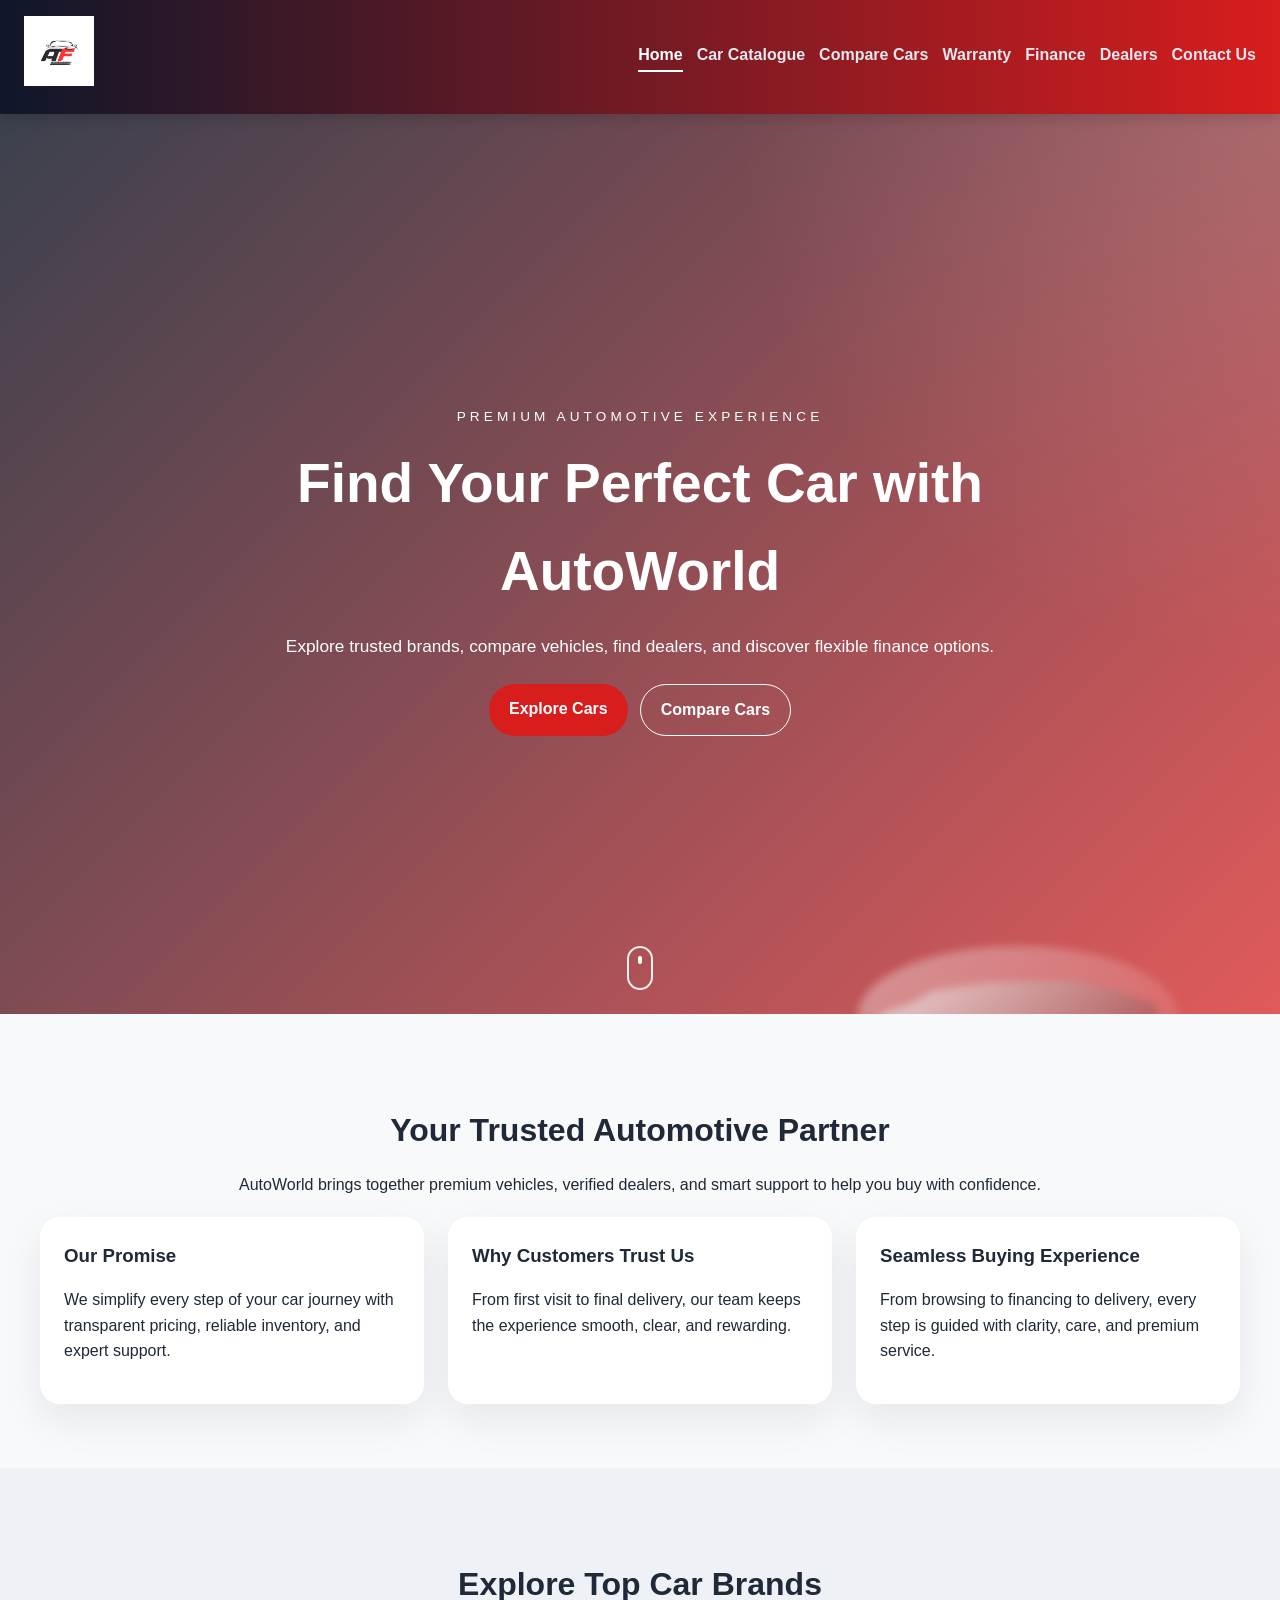
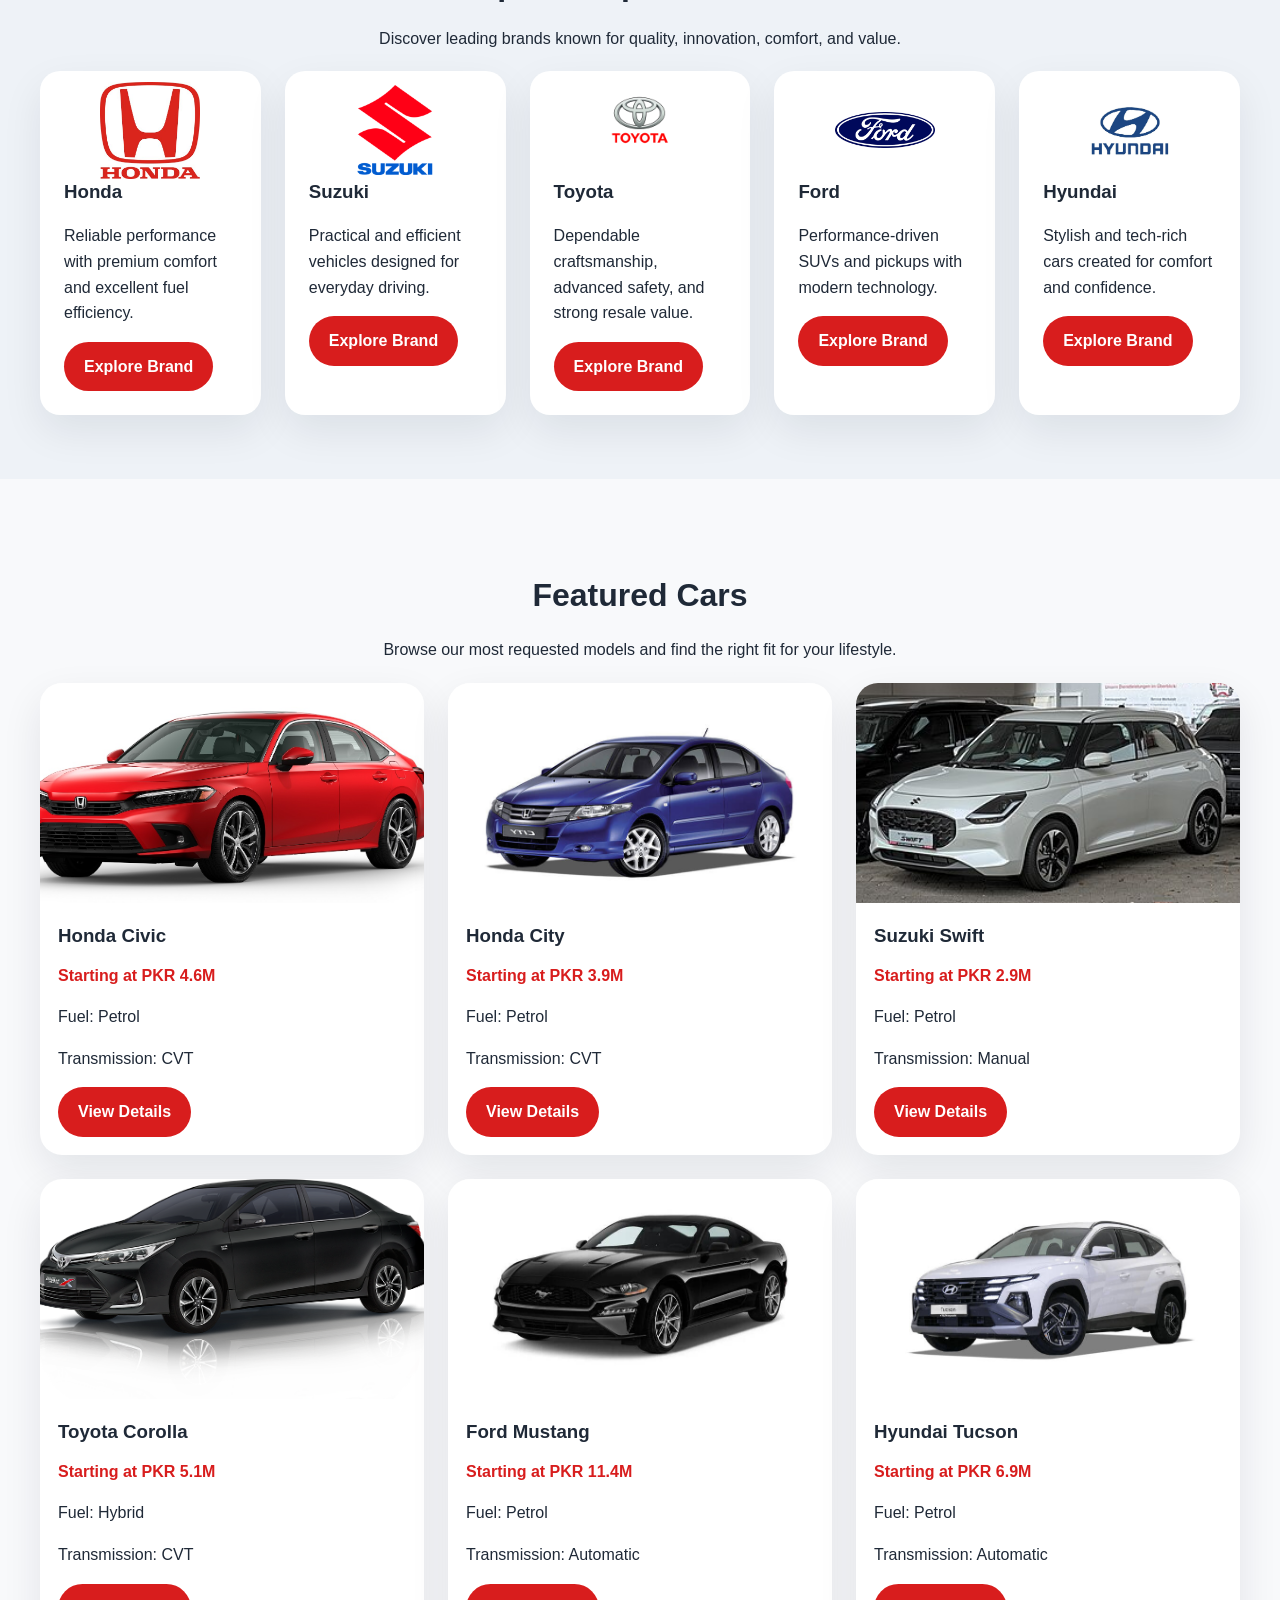
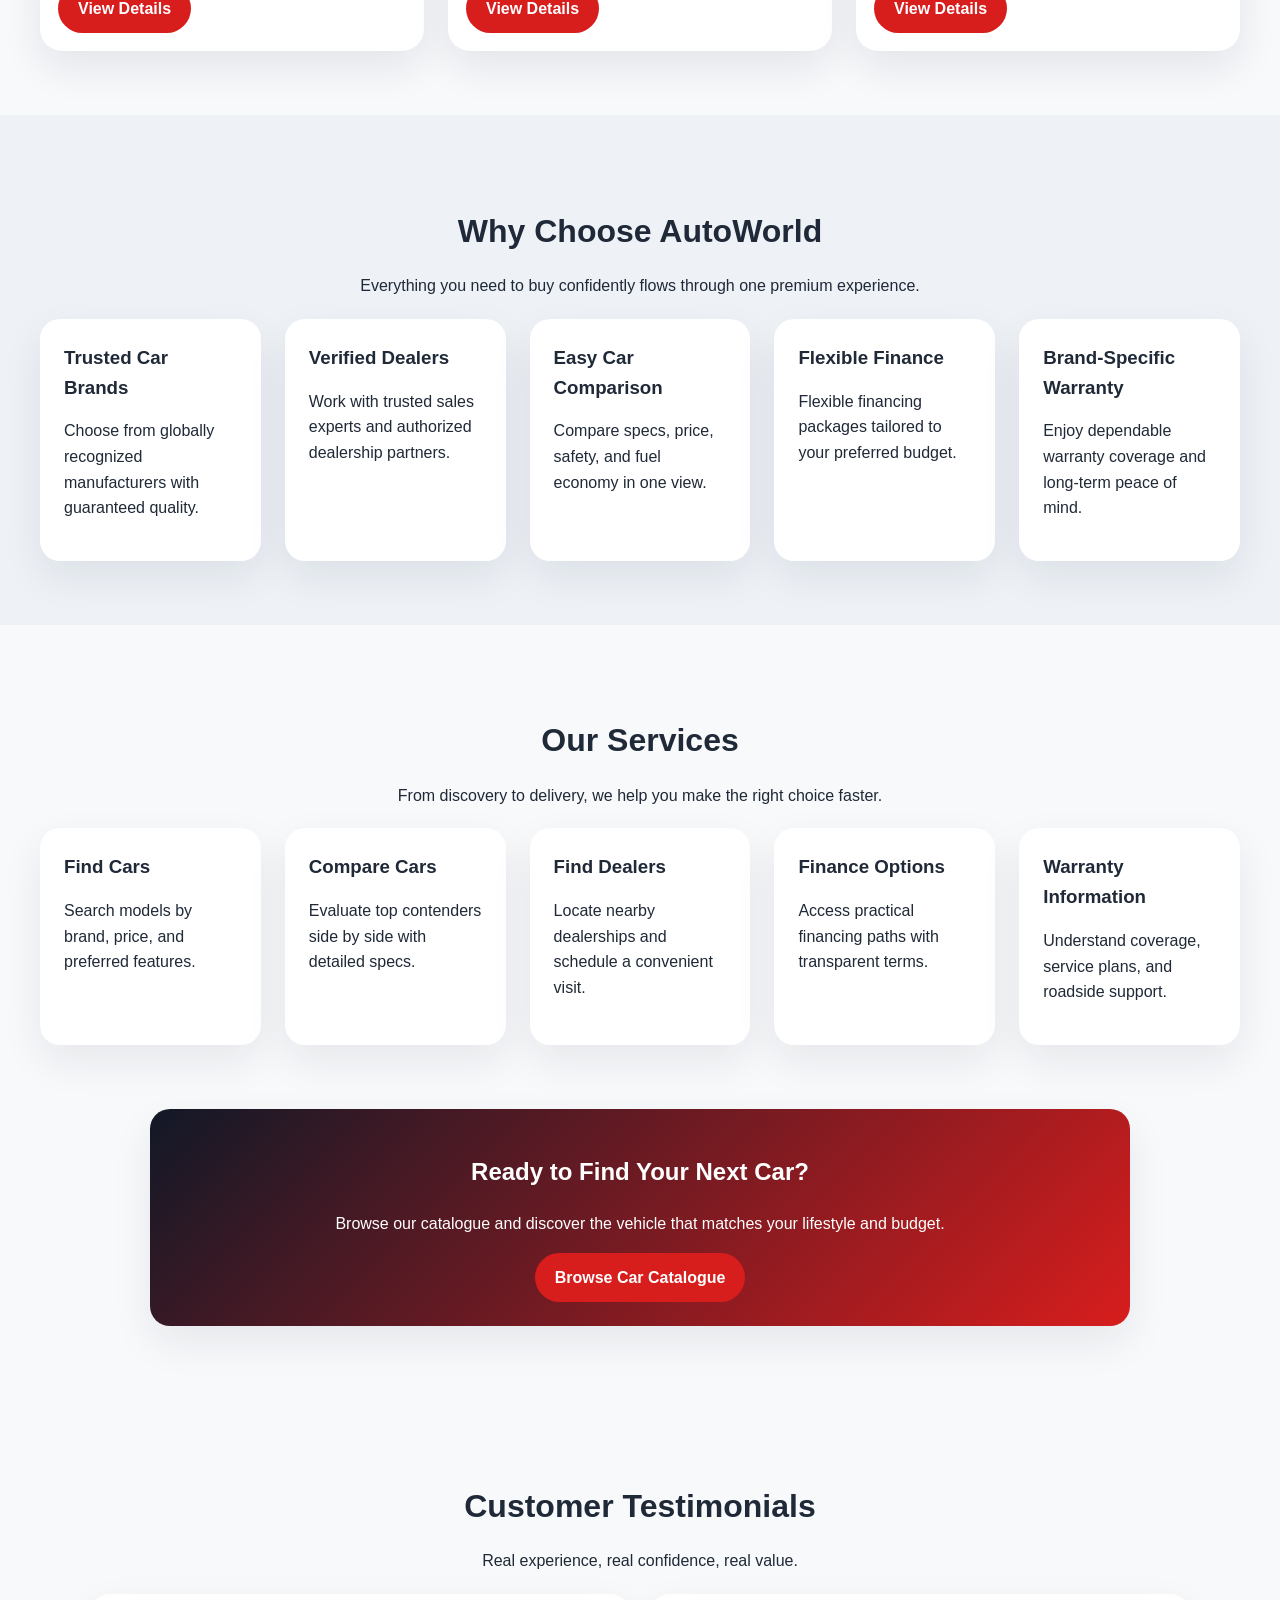
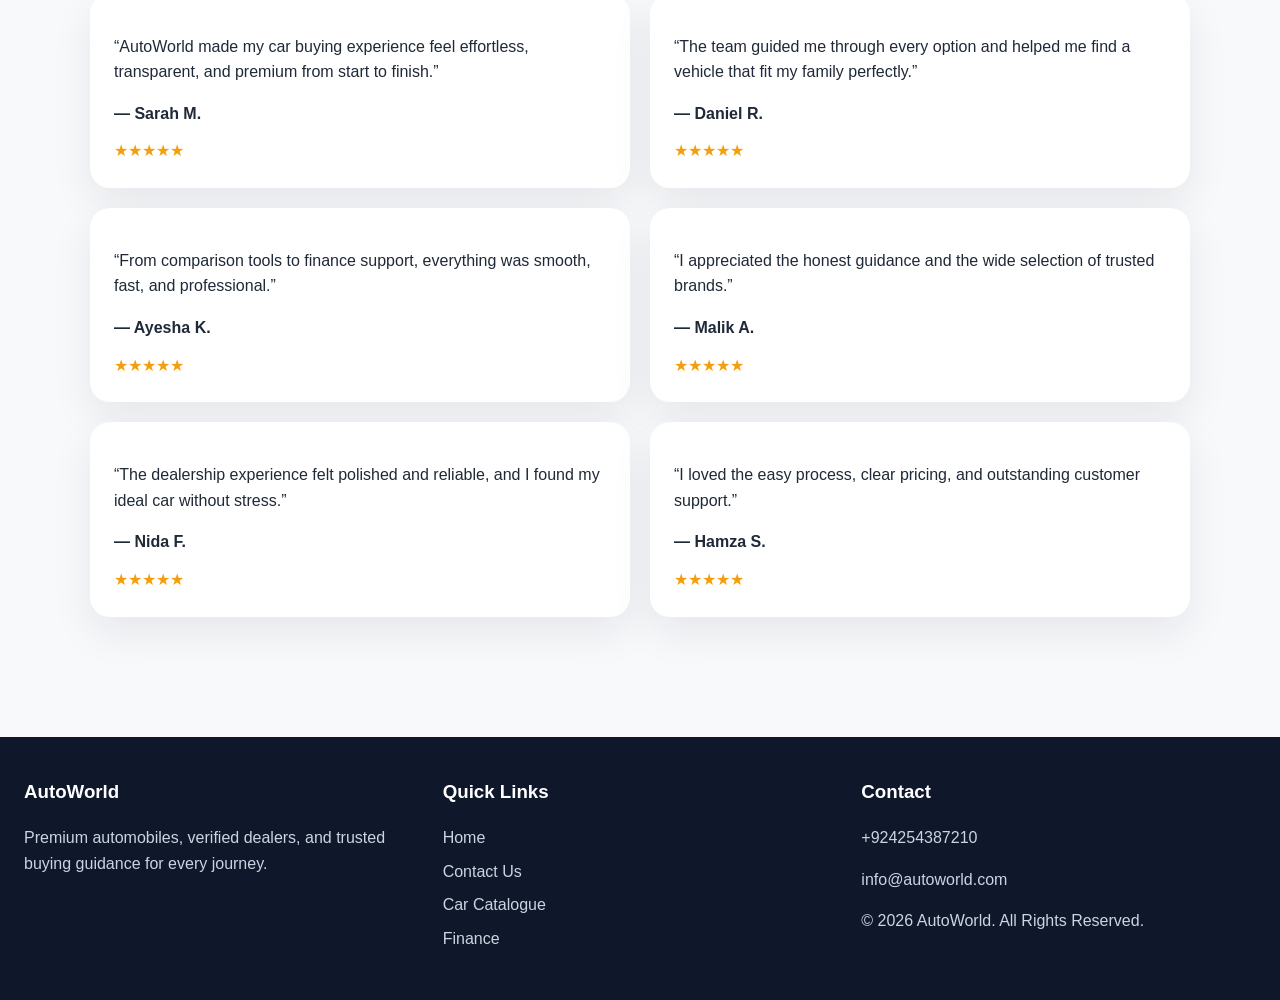
<file: index.html>
<!DOCTYPE html>
<html lang="en">
  <head>
    <meta charset="UTF-8" />
    <meta name="viewport" content="width=device-width, initial-scale=1.0" />
    <title>Auto Fusion</title>
    <link rel="stylesheet" href="css/style.css" />
    <link rel="shortcut icon" href="assest/Black Red Modern Automotive Brand Logo.png" type="image/x-icon">
  </head>
  <body>
    <header class="navbar">
      <a class="brand" href="index.html" aria-label="">
        <span class="brand-mark">
          <img src="assest/Black Red Modern Automotive Brand Logo.png" alt="Auto Fusion logo" class="brand-logo" />
        </span>
      </a>
      <button class="menu-toggle" type="button" aria-label="Toggle navigation" aria-expanded="false">
        <span></span><span></span><span></span>
      </button>
      <nav class="nav-links">
        <a href="index.html">Home</a>
        <a href="carcatalogue.html">Car Catalogue</a>
        <a href="comparecars.html">Compare Cars</a>
        <a href="warranty.html">Warranty</a>
        <a href="finance.html">Finance</a>
        <a href="dealers.html">Dealers</a>
        <a href="contact.html">Contact Us</a>
      </nav>
    </header>

    <main>
      <section class="page-hero">
        <div class="hero-overlay"></div>
        <div class="hero-car"></div>
        <div class="hero-content reveal">
          <p class="eyebrow">Premium automotive experience</p>
          <h1>Find Your Perfect Car with AutoWorld</h1>
          <p class="hero-subtitle">Explore trusted brands, compare vehicles, find dealers, and discover flexible finance options.</p>
          <div class="hero-actions">
            <a class="hero-button" href="carcatalogue.html">Explore Cars</a>
            <a class="hero-button secondary" href="comparecars.html">Compare Cars</a>
          </div>
        </div>
        <div class="scroll-indicator" aria-hidden="true">
          <span></span>
        </div>
      </section>

      <section class="section reveal">
        <div class="section-heading">
          <h2>Your Trusted Automotive Partner</h2>
          <p>AutoWorld brings together premium vehicles, verified dealers, and smart support to help you buy with confidence.</p>
        </div>
        <div class="intro-grid">
          <article class="info-card">
            <h3>Our Promise</h3>
            <p>We simplify every step of your car journey with transparent pricing, reliable inventory, and expert support.</p>
          </article>
          <article class="info-card">
            <h3>Why Customers Trust Us</h3>
            <p>From first visit to final delivery, our team keeps the experience smooth, clear, and rewarding.</p>
          </article>
          <article class="info-card">
            <h3>Seamless Buying Experience</h3>
            <p>From browsing to financing to delivery, every step is guided with clarity, care, and premium service.</p>
          </article>
        </div>
      </section>

      <section class="section alt-bg">
        <div class="section-heading reveal">
          <h2>Explore Top Car Brands</h2>
          <p>Discover leading brands known for quality, innovation, comfort, and value.</p>
        </div>
        <div class="brand-grid">
          <article class="brand-card reveal">
            <div class="brand-logo"><img loading="lazy" src="assest/honda logo.jpg" alt="Honda logo" /></div>
            <h3>Honda</h3>
            <p>Reliable performance with premium comfort and excellent fuel efficiency.</p>
            <a class="card-button" href="carcatalogue.html?brand=Honda">Explore Brand</a>
          </article>
          <article class="brand-card reveal">
            <div class="brand-logo"><img loading="lazy" src="assest/suzuki logo.png" alt="Suzuki logo" /></div>
            <h3>Suzuki</h3>
            <p>Practical and efficient vehicles designed for everyday driving.</p>
            <a class="card-button" href="carcatalogue.html?brand=Suzuki">Explore Brand</a>
          </article>
          <article class="brand-card reveal">
            <div class="brand-logo"><img loading="lazy" src="assest/Toyota logo.png" alt="Toyota logo" /></div>
            <h3>Toyota</h3>
            <p>Dependable craftsmanship, advanced safety, and strong resale value.</p>
            <a class="card-button" href="carcatalogue.html?brand=Toyota">Explore Brand</a>
          </article>
          <article class="brand-card reveal">
            <div class="brand-logo"><img loading="lazy" src="assest/Ford logo.png" alt="Ford logo" /></div>
            <h3>Ford</h3>
            <p>Performance-driven SUVs and pickups with modern technology.</p>
            <a class="card-button" href="carcatalogue.html?brand=Ford">Explore Brand</a>
          </article>
          <article class="brand-card reveal">
            <div class="brand-logo"><img loading="lazy" src="assest/hyundai logo.jpg" alt="Hyundai logo" /></div>
            <h3>Hyundai</h3>
            <p>Stylish and tech-rich cars created for comfort and confidence.</p>
            <a class="card-button" href="carcatalogue.html?brand=Hyundai">Explore Brand</a>
          </article>
        </div>
      </section>

      <section class="section">
        <div class="section-heading reveal">
          <h2>Featured Cars</h2>
          <p>Browse our most requested models and find the right fit for your lifestyle.</p>
        </div>
        <div class="card-grid">
          <article class="car-card reveal">
            <img loading="lazy" src="assest/2024-Honda-Civic-In-Red.jpg" alt="Honda Civic" />
            <div class="card-body">
              <h3>Honda Civic</h3>
              <p class="price">Starting at PKR 4.6M</p>
              <p>Fuel: Petrol</p>
              <p>Transmission: CVT</p>
              <a href="carcatalogue.html" class="card-button">View Details</a>
            </div>
          </article>
          <article class="car-card reveal">
            <img loading="lazy" src="assest/hoda city.jpg" alt="Honda City" />
            <div class="card-body">
              <h3>Honda City</h3>
              <p class="price">Starting at PKR 3.9M</p>
              <p>Fuel: Petrol</p>
              <p>Transmission: CVT</p>
              <a href="carcatalogue.html" class="card-button">View Details</a>
            </div>
          </article>
          <article class="car-card reveal">
            <img loading="lazy" src="assest/suzuki swift.jpg" alt="Suzuki Swift" />
            <div class="card-body">
              <h3>Suzuki Swift</h3>
              <p class="price">Starting at PKR 2.9M</p>
              <p>Fuel: Petrol</p>
              <p>Transmission: Manual</p>
              <a href="carcatalogue.html" class="card-button">View Details</a>
            </div>
          </article>
          <article class="car-card reveal">
            <img loading="lazy" src="assest/toyta carola.png" alt="Toyota Corolla" />
            <div class="card-body">
              <h3>Toyota Corolla</h3>
              <p class="price">Starting at PKR 5.1M</p>
              <p>Fuel: Hybrid</p>
              <p>Transmission: CVT</p>
              <a href="carcatalogue.html" class="card-button">View Details</a>
            </div>
          </article>
          <article class="car-card reveal">
            <img loading="lazy" src="assest/Ford Mustang.jpg" alt="Ford Mustang" />
            <div class="card-body">
              <h3>Ford Mustang</h3>
              <p class="price">Starting at PKR 11.4M</p>
              <p>Fuel: Petrol</p>
              <p>Transmission: Automatic</p>
              <a href="carcatalogue.html" class="card-button">View Details</a>
            </div>
          </article>
          <article class="car-card reveal">
            <img loading="lazy" src="assest/hydundai tycon.jpg" alt="Hyundai Tucson" />
            <div class="card-body">
              <h3>Hyundai Tucson</h3>
              <p class="price">Starting at PKR 6.9M</p>
              <p>Fuel: Petrol</p>
              <p>Transmission: Automatic</p>
              <a href="carcatalogue.html" class="card-button">View Details</a>
            </div>
          </article>
        </div>
      </section>

      <section class="section alt-bg">
        <div class="section-heading reveal">
          <h2>Why Choose AutoWorld</h2>
          <p>Everything you need to buy confidently flows through one premium experience.</p>
        </div>
        <div class="benefits-grid">
          <article class="benefit-card reveal">
            <h3>Trusted Car Brands</h3>
            <p>Choose from globally recognized manufacturers with guaranteed quality.</p>
          </article>
          <article class="benefit-card reveal">
            <h3>Verified Dealers</h3>
            <p>Work with trusted sales experts and authorized dealership partners.</p>
          </article>
          <article class="benefit-card reveal">
            <h3>Easy Car Comparison</h3>
            <p>Compare specs, price, safety, and fuel economy in one view.</p>
          </article>
          <article class="benefit-card reveal">
            <h3>Flexible Finance</h3>
            <p>Flexible financing packages tailored to your preferred budget.</p>
          </article>
          <article class="benefit-card reveal">
            <h3>Brand-Specific Warranty</h3>
            <p>Enjoy dependable warranty coverage and long-term peace of mind.</p>
          </article>
        </div>
      </section>

      <section class="section">
        <div class="section-heading reveal">
          <h2>Our Services</h2>
          <p>From discovery to delivery, we help you make the right choice faster.</p>
        </div>
        <div class="service-grid">
          <article class="service-card reveal">
            <h3>Find Cars</h3>
            <p>Search models by brand, price, and preferred features.</p>
          </article>
          <article class="service-card reveal">
            <h3>Compare Cars</h3>
            <p>Evaluate top contenders side by side with detailed specs.</p>
          </article>
          <article class="service-card reveal">
            <h3>Find Dealers</h3>
            <p>Locate nearby dealerships and schedule a convenient visit.</p>
          </article>
          <article class="service-card reveal">
            <h3>Finance Options</h3>
            <p>Access practical financing paths with transparent terms.</p>
          </article>
          <article class="service-card reveal">
            <h3>Warranty Information</h3>
            <p>Understand coverage, service plans, and roadside support.</p>
          </article>
        </div>
      </section>

      <section class="section cta-section reveal">
        <div class="cta-card">
          <h2>Ready to Find Your Next Car?</h2>
          <p>Browse our catalogue and discover the vehicle that matches your lifestyle and budget.</p>
          <a class="hero-button glow" href="carcatalogue.html">Browse Car Catalogue</a>
        </div>
      </section>

      <section class="section">
        <div class="section-heading reveal">
          <h2>Customer Testimonials</h2>
          <p>Real experience, real confidence, real value.</p>
        </div>
        <div class="testimonial-grid reveal" aria-label="Customer testimonials">
          <article class="testimonial-card">
            <p>“AutoWorld made my car buying experience feel effortless, transparent, and premium from start to finish.”</p>
            <strong>— Sarah M.</strong>
            <div class="stars">★★★★★</div>
          </article>
          <article class="testimonial-card">
            <p>“The team guided me through every option and helped me find a vehicle that fit my family perfectly.”</p>
            <strong>— Daniel R.</strong>
            <div class="stars">★★★★★</div>
          </article>
          <article class="testimonial-card">
            <p>“From comparison tools to finance support, everything was smooth, fast, and professional.”</p>
            <strong>— Ayesha K.</strong>
            <div class="stars">★★★★★</div>
          </article>
          <article class="testimonial-card">
            <p>“I appreciated the honest guidance and the wide selection of trusted brands.”</p>
            <strong>— Malik A.</strong>
            <div class="stars">★★★★★</div>
          </article>
          <article class="testimonial-card">
            <p>“The dealership experience felt polished and reliable, and I found my ideal car without stress.”</p>
            <strong>— Nida F.</strong>
            <div class="stars">★★★★★</div>
          </article>
          <article class="testimonial-card">
            <p>“I loved the easy process, clear pricing, and outstanding customer support.”</p>
            <strong>— Hamza S.</strong>
            <div class="stars">★★★★★</div>
          </article>
        </div>
      </section>
    </main>

    <footer class="footer">
      <div class="footer-column">
        <h3>AutoWorld</h3>
        <p>Premium automobiles, verified dealers, and trusted buying guidance for every journey.</p>
      </div>
      <div class="footer-column">
        <h3>Quick Links</h3>
        <a href="home.html">Home</a>
        <a href="contact.html">Contact Us</a>
        <a href="carcatalogue.html">Car Catalogue</a>
        <a href="finance.html">Finance</a>
      </div>
      <div class="footer-column">
        <h3>Contact</h3>
        <p>+924254387210</p>
        <p>info@autoworld.com</p>
        <p>© 2026 AutoWorld. All Rights Reserved.</p>
      </div>
    </footer>

    <script src="js/script.js"></script>
  </body>
</html>
</file>
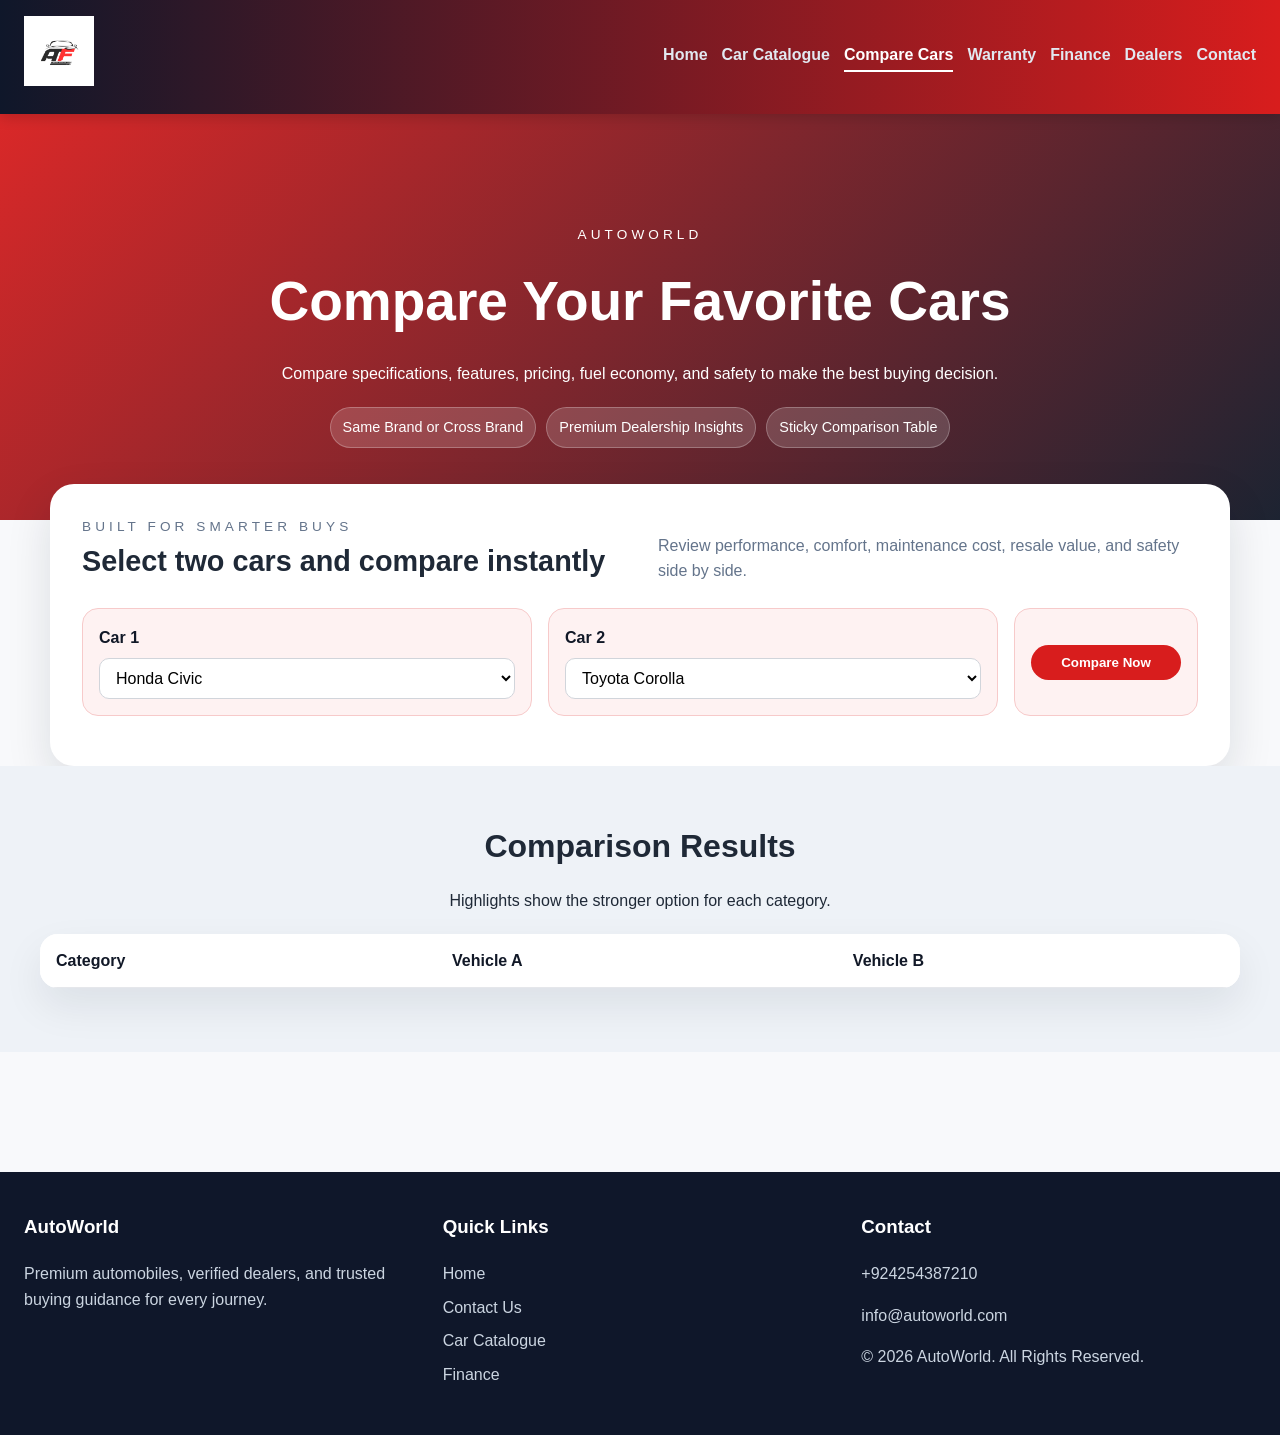
<file: comparecars.html>
<!DOCTYPE html>
<html lang="en">
  <head>
    <meta charset="UTF-8" />
    <meta name="viewport" content="width=device-width, initial-scale=1.0" />
    <title>AutoWorld | Compare Cars</title>
    <link rel="stylesheet" href="css/style.css" />
        <link rel="shortcut icon" href="assest/Black Red Modern Automotive Brand Logo.png" type="image/x-icon">

  </head>
  <body>
    <header class="navbar">
      <a class="brand" href="index.html" aria-label="">
        <span class="brand-mark">
          <img src="assest/Black Red Modern Automotive Brand Logo.png" alt="Auto Fusion logo" class="brand-logo" />
        </span>
      </a>
      <nav class="nav-links">
        <a href="home.html">Home</a>
        <a href="carcatalogue.html">Car Catalogue</a>
        <a href="comparecars.html">Compare Cars</a>
        <a href="warranty.html">Warranty</a>
        <a href="finance.html">Finance</a>
        <a href="dealers.html">Dealers</a>
        <a href="contact.html">Contact</a>
      </nav>
    </header>

    <main class="page-content compare-page">
      <section class="compare-hero">
        <div class="hero-content">
          <p class="eyebrow">AutoWorld</p>
          <h1>Compare Your Favorite Cars</h1>
          <p>
            Compare specifications, features, pricing, fuel economy, and safety to make the best buying decision.
          </p>
          <div class="hero-badges">
            <span>Same Brand or Cross Brand</span>
            <span>Premium Dealership Insights</span>
            <span>Sticky Comparison Table</span>
          </div>
        </div>
      </section>

      <section class="compare-panel section">
        <div class="panel-head">
          <div>
            <p class="eyebrow">Built for smarter buys</p>
            <h2>Select two cars and compare instantly</h2>
          </div>
          <p>Review performance, comfort, maintenance cost, resale value, and safety side by side.</p>
        </div>

        <div class="selector-grid">
          <div class="selector-card">
            <label for="carSelectA">Car 1</label>
            <select id="carSelectA"></select>
          </div>
          <div class="selector-card">
            <label for="carSelectB">Car 2</label>
            <select id="carSelectB"></select>
          </div>
          <div class="selector-card actions-card">
            <button id="compareBtn" class="primary-btn">Compare Now</button>
          </div>
        </div>

        <div id="summaryCards" class="summary-cards"></div>
      </section>

      <section class="comparison-section section alt-bg">
        <div class="section-heading">
          <h2>Comparison Results</h2>
          <p>Highlights show the stronger option for each category.</p>
        </div>

        <div class="table-shell">
          <table class="comparison-table">
            <thead>
              <tr>
                <th>Category</th>
                <th id="carNameA">Vehicle A</th>
                <th id="carNameB">Vehicle B</th>
              </tr>
            </thead>
            <tbody id="compareTableBody"></tbody>
          </table>
        </div>
      </section>
    </main>

    <footer class="footer">
      <div class="footer-column">
        <h3>AutoWorld</h3>
        <p>Premium automobiles, verified dealers, and trusted buying guidance for every journey.</p>
      </div>
      <div class="footer-column">
        <h3>Quick Links</h3>
        <a href="home.html">Home</a>
        <a href="contact.html">Contact Us</a>
        <a href="carcatalogue.html">Car Catalogue</a>
        <a href="finance.html">Finance</a>
      </div>
      <div class="footer-column">
        <h3>Contact</h3>
        <p>+924254387210</p>
        <p>info@autoworld.com</p>
        <p>© 2026 AutoWorld. All Rights Reserved.</p>
      </div>
    </footer>

    <script src="js/script.js"></script>
  </body>
</html>
</file>
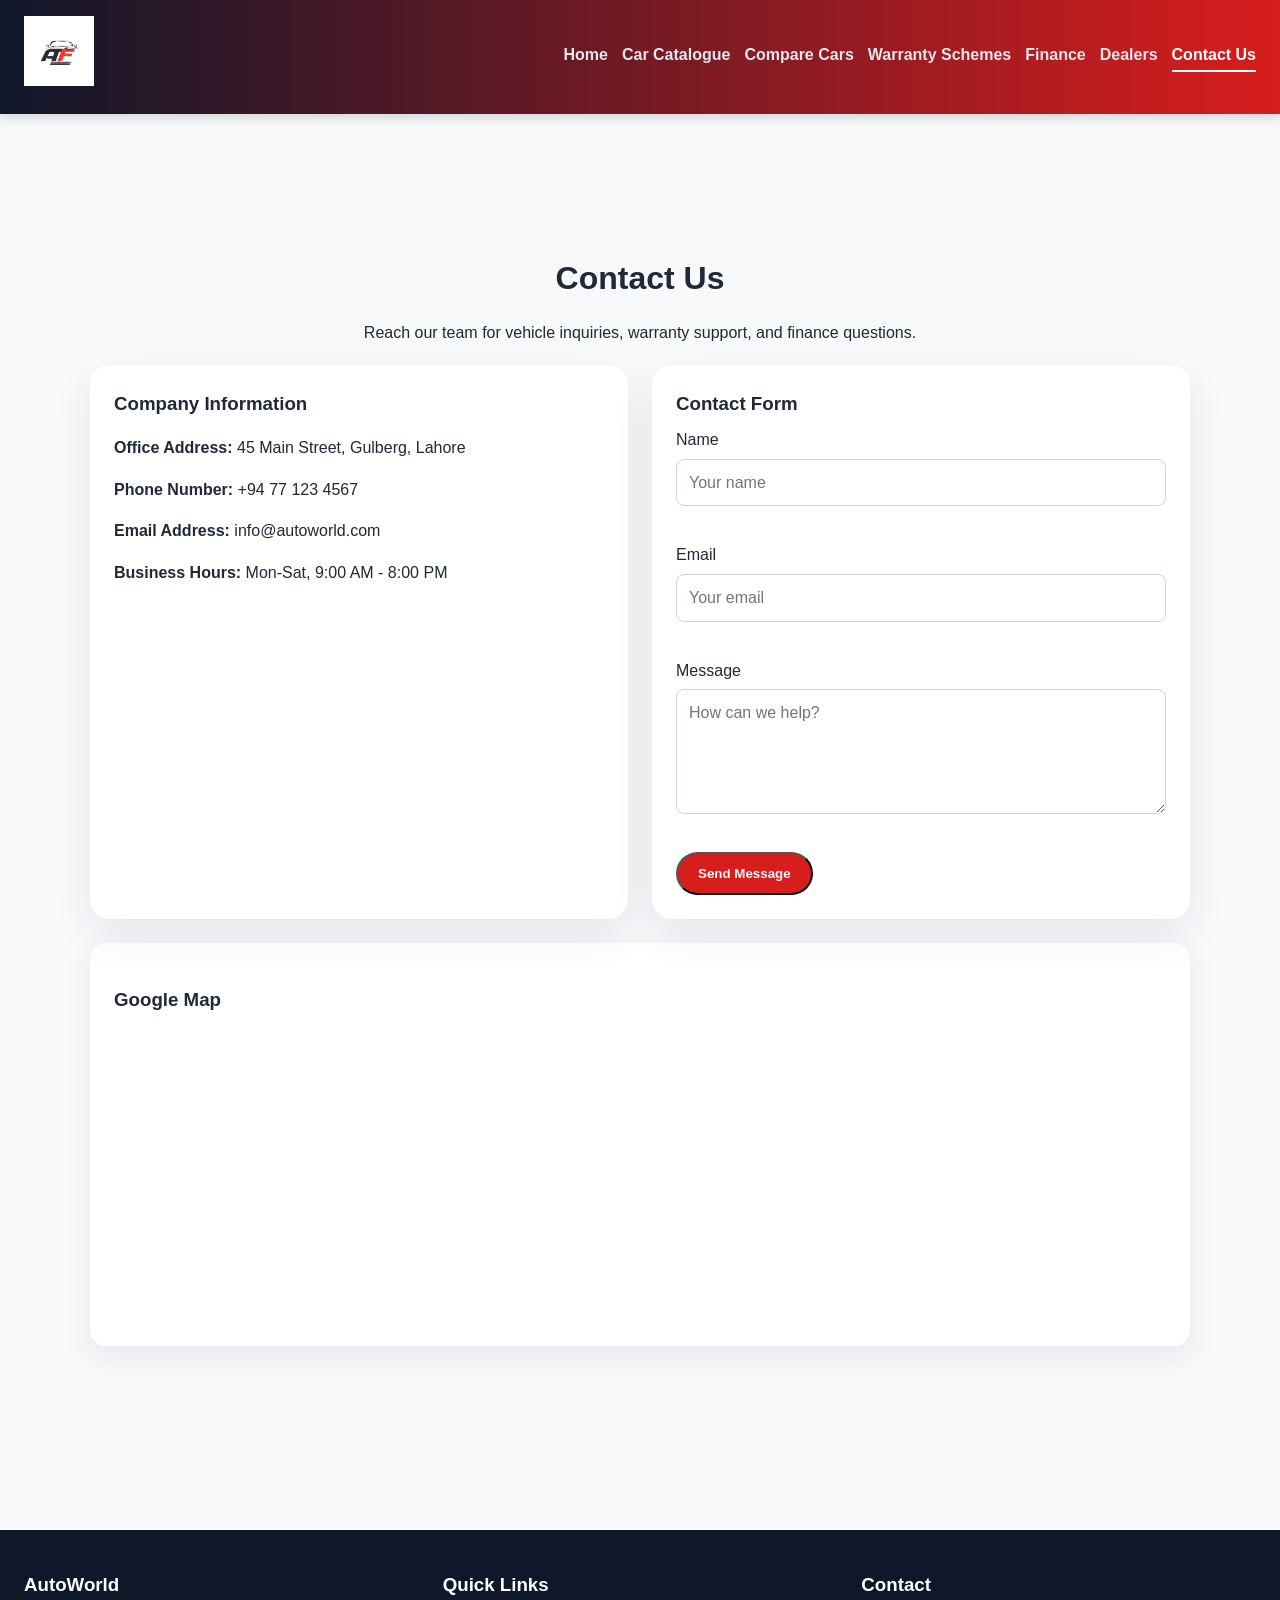
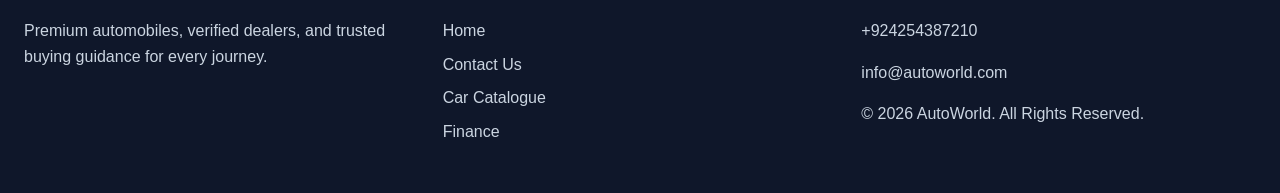
<file: contact.html>
<!DOCTYPE html>
<html lang="en">
  <head>
    <meta charset="UTF-8" />
    <meta name="viewport" content="width=device-width, initial-scale=1.0" />
    <title>Auto Fusion</title>
    <link rel="stylesheet" href="css/style.css" />
        <link rel="shortcut icon" href="assest/Black Red Modern Automotive Brand Logo.png" type="image/x-icon">

  </head>
  <body>
    <header class="navbar">
      <a class="brand" href="index.html" aria-label="">
        <span class="brand-mark">
          <img src="assest/Black Red Modern Automotive Brand Logo.png" alt="Auto Fusion logo" class="brand-logo" />
        </span>
      </a>
      <nav class="nav-links">
        <a href="index.html">Home</a>
        <a href="carcatalogue.html">Car Catalogue</a>
        <a href="comparecars.html">Compare Cars</a>
        <a href="warranty.html">Warranty Schemes</a>
        <a href="finance.html">Finance</a>
        <a href="dealers.html">Dealers</a>
        <a href="contact.html">Contact Us</a>
      </nav>
    </header>

    <main class="page-content">
      <section class="section">
        <div class="section-heading">
          <h2>Contact Us</h2>
          <p>Reach our team for vehicle inquiries, warranty support, and finance questions.</p>
        </div>
        <div class="contact-grid">
          <div class="info-card">
            <h3>Company Information</h3>
            <p><strong>Office Address:</strong> 45 Main Street, Gulberg, Lahore</p>
            <p><strong>Phone Number:</strong> +94 77 123 4567</p>
            <p><strong>Email Address:</strong> info@autoworld.com</p>
            <p><strong>Business Hours:</strong> Mon-Sat, 9:00 AM - 8:00 PM</p>
          </div>
          <div class="info-card">
            <h3>Contact Form</h3>
            <form id="contactForm" class="contact-form" novalidate>
              <div class="form-group">
                <label for="name">Name</label>
                <input id="name" type="text" placeholder="Your name" required />
                <span class="error-message" id="nameError" aria-live="polite"></span>
              </div>
              <div class="form-group">
                <label for="email">Email</label>
                <input id="email" type="email" placeholder="Your email" required />
                <span class="error-message" id="emailError" aria-live="polite"></span>
              </div>
              <div class="form-group">
                <label for="message">Message</label>
                <textarea id="message" rows="4" placeholder="How can we help?" required></textarea>
                <span class="error-message" id="messageError" aria-live="polite"></span>
              </div>
              <div id="formStatus" class="form-status" aria-live="polite"></div>
              <button type="submit" class="hero-button">Send Message</button>
            </form>
          </div>
        </div>
        <div class="map-card">
          <h3>Google Map</h3>
          <iframe src="https://www.google.com/maps?q=Gulberg%20Lahore&output=embed" loading="lazy" referrerpolicy="no-referrer-when-downgrade"></iframe>
        </div>
      </section>
    </main>

    <footer class="footer">
      <div class="footer-column">
        <h3>AutoWorld</h3>
        <p>Premium automobiles, verified dealers, and trusted buying guidance for every journey.</p>
      </div>
      <div class="footer-column">
        <h3>Quick Links</h3>
        <a href="home.html">Home</a>
        <a href="contact.html">Contact Us</a>
        <a href="carcatalogue.html">Car Catalogue</a>
        <a href="finance.html">Finance</a>
      </div>
      <div class="footer-column">
        <h3>Contact</h3>
        <p>+924254387210</p>
        <p>info@autoworld.com</p>
        <p>© 2026 AutoWorld. All Rights Reserved.</p>
      </div>
    </footer>
    <script src="js/script.js"></script>
  </body>
</html>
</file>
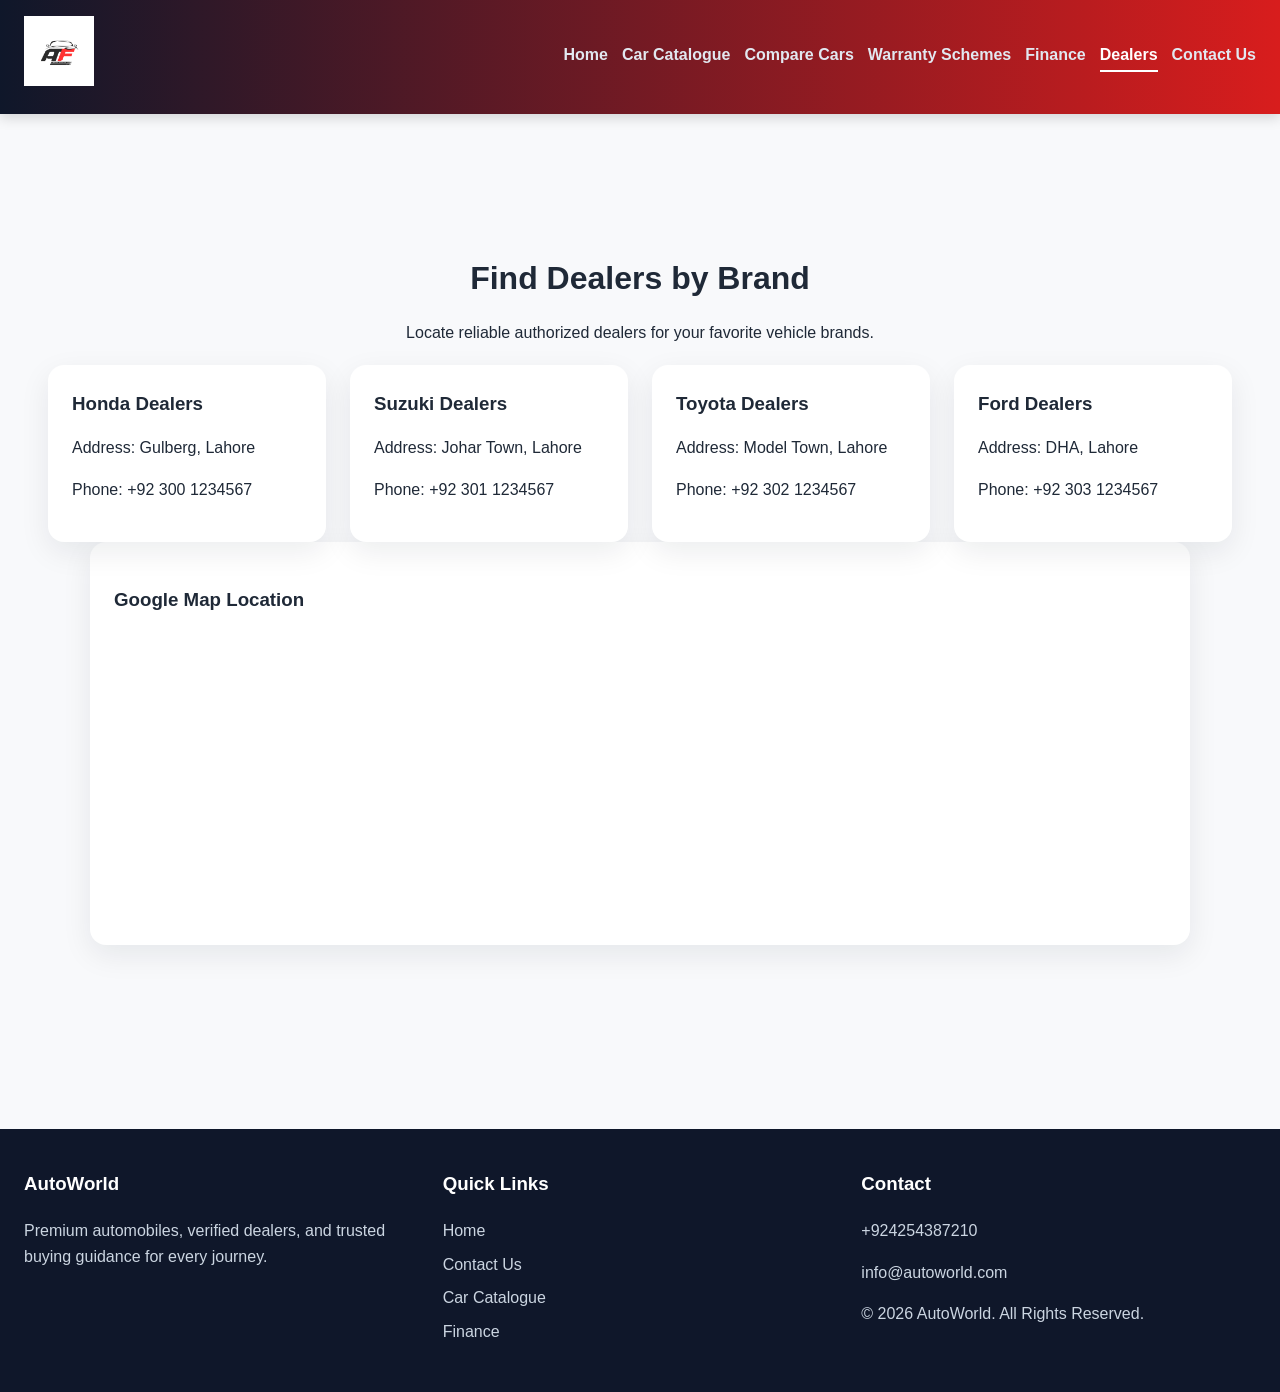
<file: dealers.html>
<!DOCTYPE html>
<html lang="en">
  <head>
    <meta charset="UTF-8" />
    <meta name="viewport" content="width=device-width, initial-scale=1.0" />
    <title>Auto Fusion</title>
    <link rel="stylesheet" href="css/style.css" />
        <link rel="shortcut icon" href="assest/Black Red Modern Automotive Brand Logo.png" type="image/x-icon">

  </head>
  <body>
    <header class="navbar">
      <a class="brand" href="index.html" aria-label="">
        <span class="brand-mark">
          <img src="assest/Black Red Modern Automotive Brand Logo.png" alt="Auto Fusion logo" class="brand-logo" />
        </span>
      </a>
      <nav class="nav-links">
        <a href="index.html">Home</a>
        <a href="carcatalogue.html">Car Catalogue</a>
        <a href="comparecars.html">Compare Cars</a>
        <a href="warranty.html">Warranty Schemes</a>
        <a href="finance.html">Finance</a>
        <a href="dealers.html">Dealers</a>
        <a href="contact.html">Contact Us</a>
      </nav>
    </header>

    <main class="page-content">
      <section class="section">
        <div class="section-heading">
          <h2>Find Dealers by Brand</h2>
          <p>Locate reliable authorized dealers for your favorite vehicle brands.</p>
        </div>

        <div class="partners-grid">
          <article class="partner-card">
            <h3>Honda Dealers</h3>
            <p>Address: Gulberg, Lahore</p>
            <p>Phone: +92 300 1234567</p>
          </article>
          <article class="partner-card">
            <h3>Suzuki Dealers</h3>
            <p>Address: Johar Town, Lahore</p>
            <p>Phone: +92 301 1234567</p>
          </article>
          <article class="partner-card">
            <h3>Toyota Dealers</h3>
            <p>Address: Model Town, Lahore</p>
            <p>Phone: +92 302 1234567</p>
          </article>
          <article class="partner-card">
            <h3>Ford Dealers</h3>
            <p>Address: DHA, Lahore</p>
            <p>Phone: +92 303 1234567</p>
          </article>
        </div>

        <div class="map-card">
          <h3>Google Map Location</h3>
          <iframe src="https://www.google.com/maps?q=Lahore%20Pakistan&output=embed" loading="lazy" referrerpolicy="no-referrer-when-downgrade"></iframe>
        </div>
      </section>
    </main>

    <footer class="footer">
      <div class="footer-column">
        <h3>AutoWorld</h3>
        <p>Premium automobiles, verified dealers, and trusted buying guidance for every journey.</p>
      </div>
      <div class="footer-column">
        <h3>Quick Links</h3>
        <a href="home.html">Home</a>
        <a href="contact.html">Contact Us</a>
        <a href="carcatalogue.html">Car Catalogue</a>
        <a href="finance.html">Finance</a>
      </div>
      <div class="footer-column">
        <h3>Contact</h3>
        <p>+924254387210</p>
        <p>info@autoworld.com</p>
        <p>© 2026 AutoWorld. All Rights Reserved.</p>
      </div>
    </footer>
    <script src="js/script.js"></script>
  </body>
</html>
</file>
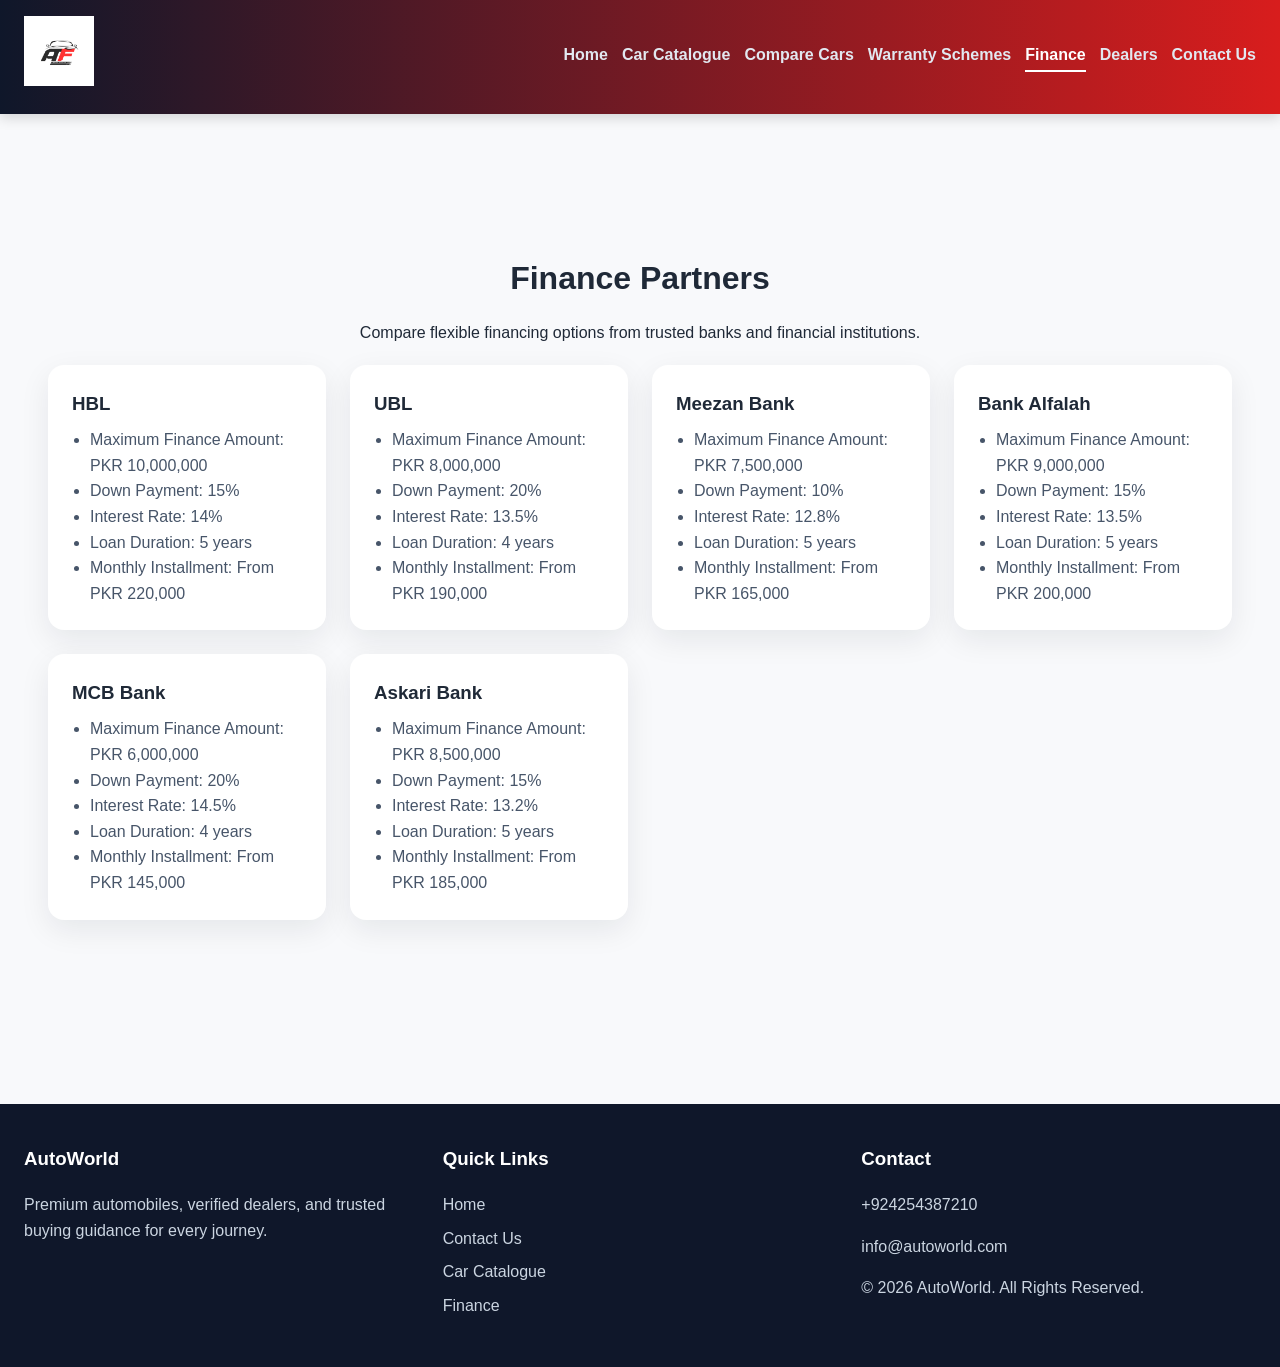
<file: finance.html>
<!DOCTYPE html>
<html lang="en">
  <head>
    <meta charset="UTF-8" />
    <meta name="viewport" content="width=device-width, initial-scale=1.0" />
    <title>Auto Fusion</title>
    <link rel="stylesheet" href="css/style.css" />
        <link rel="shortcut icon" href="assest/Black Red Modern Automotive Brand Logo.png" type="image/x-icon">

  </head>
  <body>
    <header class="navbar">
      <a class="brand" href="index.html" aria-label="">
        <span class="brand-mark">
          <img src="assest/Black Red Modern Automotive Brand Logo.png" alt="Auto Fusion logo" class="brand-logo" />
        </span>
      </a>
      <nav class="nav-links">
        <a href="index.html">Home</a>
        <a href="carcatalogue.html">Car Catalogue</a>
        <a href="comparecars.html">Compare Cars</a>
        <a href="warranty.html">Warranty Schemes</a>
        <a href="finance.html">Finance</a>
        <a href="dealers.html">Dealers</a>
        <a href="contact.html">Contact Us</a>
      </nav>
    </header>

    <main class="page-content">
      <section class="section">
        <div class="section-heading">
          <h2>Finance Partners</h2>
          <p>Compare flexible financing options from trusted banks and financial institutions.</p>
        </div>
        <div class="partners-grid">
          <article class="partner-card">
            <h3>HBL</h3>
            <ul>
              <li>Maximum Finance Amount: PKR 10,000,000</li>
              <li>Down Payment: 15%</li>
              <li>Interest Rate: 14%</li>
              <li>Loan Duration: 5 years</li>
              <li>Monthly Installment: From PKR 220,000</li>
            </ul>
          </article>
          <article class="partner-card">
            <h3>UBL</h3>
            <ul>
              <li>Maximum Finance Amount: PKR 8,000,000</li>
              <li>Down Payment: 20%</li>
              <li>Interest Rate: 13.5%</li>
              <li>Loan Duration: 4 years</li>
              <li>Monthly Installment: From PKR 190,000</li>
            </ul>
          </article>
          <article class="partner-card">
            <h3>Meezan Bank</h3>
            <ul>
              <li>Maximum Finance Amount: PKR 7,500,000</li>
              <li>Down Payment: 10%</li>
              <li>Interest Rate: 12.8%</li>
              <li>Loan Duration: 5 years</li>
              <li>Monthly Installment: From PKR 165,000</li>
            </ul>
          </article>
          <article class="partner-card">
            <h3>Bank Alfalah</h3>
            <ul>
              <li>Maximum Finance Amount: PKR 9,000,000</li>
              <li>Down Payment: 15%</li>
              <li>Interest Rate: 13.5%</li>
              <li>Loan Duration: 5 years</li>
              <li>Monthly Installment: From PKR 200,000</li>
            </ul>
          </article>
          <article class="partner-card">
            <h3>MCB Bank</h3>
            <ul>
              <li>Maximum Finance Amount: PKR 6,000,000</li>
              <li>Down Payment: 20%</li>
              <li>Interest Rate: 14.5%</li>
              <li>Loan Duration: 4 years</li>
              <li>Monthly Installment: From PKR 145,000</li>
            </ul>
          </article>
          <article class="partner-card">
            <h3>Askari Bank</h3>
            <ul>
              <li>Maximum Finance Amount: PKR 8,500,000</li>
              <li>Down Payment: 15%</li>
              <li>Interest Rate: 13.2%</li>
              <li>Loan Duration: 5 years</li>
              <li>Monthly Installment: From PKR 185,000</li>
            </ul>
          </article>
        </div>
      </section>
    </main>

    <footer class="footer">
      <div class="footer-column">
        <h3>AutoWorld</h3>
        <p>Premium automobiles, verified dealers, and trusted buying guidance for every journey.</p>
      </div>
      <div class="footer-column">
        <h3>Quick Links</h3>
        <a href="home.html">Home</a>
        <a href="contact.html">Contact Us</a>
        <a href="carcatalogue.html">Car Catalogue</a>
        <a href="finance.html">Finance</a>
      </div>
      <div class="footer-column">
        <h3>Contact</h3>
        <p>+924254387210</p>
        <p>info@autoworld.com</p>
        <p>© 2026 AutoWorld. All Rights Reserved.</p>
      </div>
    </footer>
    <script src="js/script.js"></script>
  </body>
</html>
</file>
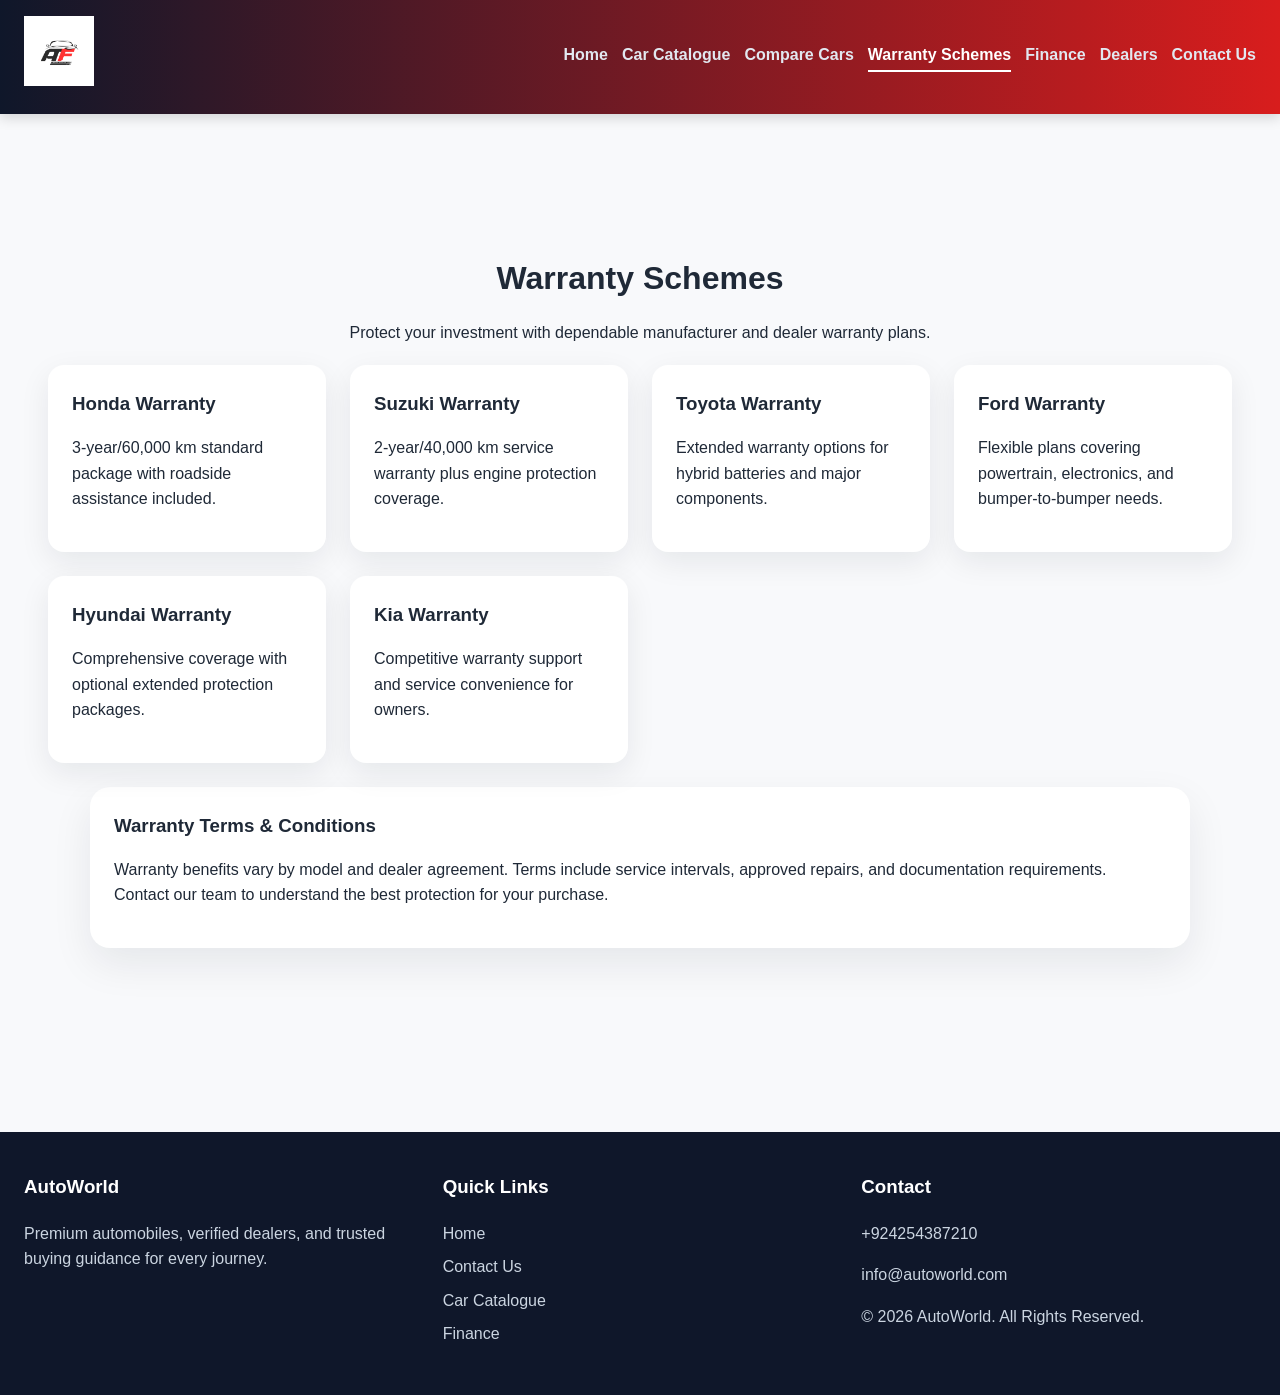
<file: warranty.html>
<!DOCTYPE html>
<html lang="en">
  <head>
    <meta charset="UTF-8" />
    <meta name="viewport" content="width=device-width, initial-scale=1.0" />
    <title>Auto Fusion</title>
    <link rel="stylesheet" href="css/style.css" />
        <link rel="shortcut icon" href="assest/Black Red Modern Automotive Brand Logo.png" type="image/x-icon">

  </head>
  <body>
    <header class="navbar">
      <a class="brand" href="index.html" aria-label="">
        <span class="brand-mark">
          <img src="assest/Black Red Modern Automotive Brand Logo.png" alt="Auto Fusion logo" class="brand-logo" />
        </span>
      </a>
      <nav class="nav-links">
        <a href="index.html">Home</a>
        <a href="carcatalogue.html">Car Catalogue</a>
        <a href="comparecars.html">Compare Cars</a>
        <a href="warranty.html">Warranty Schemes</a>
        <a href="finance.html">Finance</a>
        <a href="dealers.html">Dealers</a>
        <a href="contact.html">Contact Us</a>
      </nav>
    </header>

    <main class="page-content">
      <section class="section">
        <div class="section-heading">
          <h2>Warranty Schemes</h2>
          <p>Protect your investment with dependable manufacturer and dealer warranty plans.</p>
        </div>
        <div class="partners-grid">
          <article class="partner-card">
            <h3>Honda Warranty</h3>
            <p>3-year/60,000 km standard package with roadside assistance included.</p>
          </article>
          <article class="partner-card">
            <h3>Suzuki Warranty</h3>
            <p>2-year/40,000 km service warranty plus engine protection coverage.</p>
          </article>
          <article class="partner-card">
            <h3>Toyota Warranty</h3>
            <p>Extended warranty options for hybrid batteries and major components.</p>
          </article>
          <article class="partner-card">
            <h3>Ford Warranty</h3>
            <p>Flexible plans covering powertrain, electronics, and bumper-to-bumper needs.</p>
          </article>
          <article class="partner-card">
            <h3>Hyundai Warranty</h3>
            <p>Comprehensive coverage with optional extended protection packages.</p>
          </article>
          <article class="partner-card">
            <h3>Kia Warranty</h3>
            <p>Competitive warranty support and service convenience for owners.</p>
          </article>
        </div>

        <div class="info-card large-card">
          <h3>Warranty Terms &amp; Conditions</h3>
          <p>Warranty benefits vary by model and dealer agreement. Terms include service intervals, approved repairs, and documentation requirements. Contact our team to understand the best protection for your purchase.</p>
        </div>
      </section>
    </main>

    <footer class="footer">
      <div class="footer-column">
        <h3>AutoWorld</h3>
        <p>Premium automobiles, verified dealers, and trusted buying guidance for every journey.</p>
      </div>
      <div class="footer-column">
        <h3>Quick Links</h3>
        <a href="home.html">Home</a>
        <a href="contact.html">Contact Us</a>
        <a href="carcatalogue.html">Car Catalogue</a>
        <a href="finance.html">Finance</a>
      </div>
      <div class="footer-column">
        <h3>Contact</h3>
        <p>+924254387210</p>
        <p>info@autoworld.com</p>
        <p>© 2026 AutoWorld. All Rights Reserved.</p>
      </div>
    </footer>
    <script src="js/script.js"></script>
  </body>
</html>
</file>
<file: css/style.css>
* {
  box-sizing: border-box;
}

body {
  margin: 0;
  font-family: Arial, Helvetica, sans-serif;
  background: #f5f7fb;
  color: #1f2937;
  line-height: 1.6;
  overflow-x: hidden;
}

img {
  width: 100%;
  display: block;
}

.navbar {
  position: sticky;
  top: 0;
  z-index: 1000;
  display: flex;
  justify-content: space-between;
  align-items: center;
  padding: 16px 24px;
  background: linear-gradient(90deg, #0f172a, #d81d1d);
  color: #fff;
  box-shadow: 0 4px 12px rgba(0, 0, 0, 0.15);
}

.brand {
  font-size: 1.3rem;
  font-weight: 700;
  color: #fff;
  text-decoration: none;
  letter-spacing: 0.04em;
}

.nav-links {
  display: flex;
  gap: 14px;
  flex-wrap: wrap;
}

.nav-links a {
  color: #e2e8f0;
  text-decoration: none;
  font-weight: 600;
  transition: color 0.2s ease;
}

.nav-links a:hover,
.nav-links a.active {
  color: #fff;
}

.page-hero {
  min-height: 78vh;
  display: flex;
  align-items: center;
  justify-content: center;
  text-align: center;
  padding: 24px;
  background: linear-gradient(rgba(0, 0, 0, 0.5), rgba(0, 0, 0, 0.5)),
    url('https://images.unsplash.com/photo-1494905998402-395d579af36f?auto=format&fit=crop&w=1800&q=80') center/cover;
  color: #fff;
}

.hero-content {
  max-width: 760px;
}

.eyebrow {
  text-transform: uppercase;
  letter-spacing: 0.3em;
  font-size: 0.85rem;
  margin-bottom: 12px;
}

.hero-content h1 {
  font-size: clamp(2rem, 4vw, 3.2rem);
  margin: 0 0 12px;
}

.hero-subtitle {
  font-size: 1.05rem;
  margin-bottom: 24px;
}

.hero-actions {
  display: flex;
  justify-content: center;
  gap: 12px;
  flex-wrap: wrap;
}

.hero-button,
.card-button {
  display: inline-block;
  background: #d81d1d;
  color: #fff;
  padding: 12px 20px;
  text-decoration: none;
  border-radius: 999px;
  font-weight: 700;
  transition: background 0.2s ease;
}

.hero-button.secondary {
  background: transparent;
  border: 1px solid #fff;
}

.hero-button:hover,
.card-button:hover {
  background: #b31313;
}

.section {
  padding: 64px 24px;
}

.alt-bg {
  background: #eef2f7;
}

.section-heading {
  max-width: 760px;
  margin: 0 auto 30px;
  text-align: center;
}

.section-heading h2 {
  font-size: 2rem;
  margin-bottom: 8px;
}

.intro-grid,
.benefits-grid,
.testimonial-grid,
.card-grid,
.service-grid,
.partners-grid,
.brand-grid,
.contact-grid {
  display: grid;
  gap: 24px;
}

.intro-grid {
  grid-template-columns: repeat(3, minmax(0, 1fr));
  max-width: 1200px;
  margin: 0 auto;
}

.card-grid {
  grid-template-columns: repeat(3, minmax(0, 1fr));
  max-width: 1200px;
  margin: 0 auto;
}

.benefits-grid,
.service-grid,
.partners-grid {
  grid-template-columns: repeat(4, minmax(0, 1fr));
  max-width: 1200px;
  margin: 0 auto;
}

.testimonial-grid {
  grid-template-columns: repeat(2, minmax(0, 1fr));
  max-width: 1000px;
  margin: 0 auto;
}

.brand-grid {
  grid-template-columns: repeat(4, minmax(0, 1fr));
  max-width: 1000px;
  margin: 0 auto;
}

.contact-grid {
  grid-template-columns: repeat(2, minmax(0, 1fr));
  max-width: 1100px;
  margin: 0 auto 24px;
}

.info-card,
.benefit-card,
.testimonial-card,
.car-card,
.service-card,
.partner-card,
.brand-card,
.map-card {
  background: #fff;
  border-radius: 16px;
  box-shadow: 0 10px 30px rgba(15, 23, 42, 0.08);
  overflow: hidden;
}

.info-card,
.benefit-card,
.testimonial-card,
.service-card,
.partner-card,
.brand-card {
  padding: 24px;
}

.stats-card {
  padding: 24px;
}

.stats-grid {
  display: grid;
  grid-template-columns: repeat(2, minmax(0, 1fr));
  gap: 12px;
  margin-top: 12px;
}

.stats-grid > div {
  opacity: 0;
  transform: translateY(12px);
  transition: opacity 0.6s ease, transform 0.6s ease;
}

.stats-grid > div.visible {
  opacity: 1;
  transform: translateY(0);
}

.stats-grid strong {
  display: block;
  color: #d81d1d;
  font-size: 1.2rem;
  transition: color 0.2s ease;
}

.stats-grid span {
  color: #64748b;
  font-size: 0.9rem;
}

.car-card img {
  height: 220px;
  object-fit: cover;
}

.card-body {
  padding: 18px;
}

.card-body h3,
.info-card h3,
.benefit-card h3,
.service-card h3,
.partner-card h3,
.brand-card h3 {
  margin: 0 0 8px;
}

.price {
  color: #d81d1d;
  font-weight: 700;
  margin: 12px 0;
}

.offer-banner {
  margin: 0 24px 48px;
  padding: 24px 30px;
  background: linear-gradient(90deg, #111827, #374151);
  color: #fff;
  border-radius: 16px;
  display: flex;
  justify-content: space-between;
  align-items: center;
  gap: 16px;
}

.page-content {
  padding: 48px 24px 64px;
}

.partner-card ul {
  padding-left: 18px;
  margin: 8px 0 0;
  color: #475569;
}

.large-card {
  max-width: 1100px;
  margin: 24px auto 0;
}

.form-group {
  display: flex;
  flex-direction: column;
  gap: 6px;
  margin-bottom: 12px;
}

.form-group input,
.form-group textarea {
  padding: 10px 12px;
  border: 1px solid #cbd5e1;
  border-radius: 8px;
  font: inherit;
}

.form-group input.input-error,
.form-group textarea.input-error {
  border-color: #dc2626;
  background: #fff1f2;
}

.error-message {
  color: #b91c1c;
  font-size: 0.9rem;
  min-height: 18px;
}

.form-status {
  margin-bottom: 14px;
  font-weight: 700;
  color: #15803d;
}

.form-status.error {
  color: #b91c1c;
}

.map-card {
  max-width: 1100px;
  margin: 0 auto;
  padding: 24px;
}

.map-card iframe {
  width: 100%;
  min-height: 280px;
  border: 0;
  border-radius: 12px;
}

.footer {
  background: #0f172a;
  color: #e2e8f0;
  display: grid;
  grid-template-columns: repeat(3, minmax(0, 1fr));
  gap: 24px;
  padding: 40px 24px;
}

.footer-column h3 {
  margin-top: 0;
  color: #fff;
}

.footer-column a,
.footer-column p {
  display: block;
  color: #cbd5e1;
  text-decoration: none;
  margin-bottom: 8px;
}

.footer-column a:hover {
  color: #fff;
}

.compare-page {
  padding: 0 0 64px;
}

.compare-hero {
  padding: 96px 24px 72px;
  background: linear-gradient(135deg, rgba(216, 29, 29, 0.95), rgba(17, 24, 39, 0.95));
  color: #fff;
  text-align: center;
}

.compare-hero .hero-content {
  max-width: 800px;
  margin: 0 auto;
}

.hero-badges {
  display: flex;
  justify-content: center;
  gap: 10px;
  flex-wrap: wrap;
  margin-top: 20px;
}

.hero-badges span {
  background: rgba(255, 255, 255, 0.16);
  border: 1px solid rgba(255, 255, 255, 0.25);
  padding: 8px 12px;
  border-radius: 999px;
  font-size: 0.9rem;
}

.compare-panel {
  max-width: 1180px;
  margin: -36px auto 0;
  padding: 32px;
  background: var(--surface);
  border-radius: 24px;
  box-shadow: 0 18px 45px rgba(15, 23, 42, 0.12);
}

.panel-head {
  display: flex;
  justify-content: space-between;
  gap: 16px;
  align-items: end;
  margin-bottom: 24px;
}

.panel-head h2 {
  margin: 0;
  font-size: 1.8rem;
}

.panel-head p {
  margin: 0;
  color: var(--muted);
  max-width: 540px;
}

.selector-grid {
  display: grid;
  grid-template-columns: minmax(0, 1fr) minmax(0, 1fr) auto;
  gap: 16px;
  align-items: end;
}

.selector-card {
  background: #fef2f2;
  border: 1px solid #f7caca;
  border-radius: 16px;
  padding: 16px;
}

.selector-card label {
  display: block;
  font-weight: 700;
  margin-bottom: 8px;
  color: var(--text);
}

.selector-card select {
  width: 100%;
  border: 1px solid #d1d5db;
  border-radius: 10px;
  padding: 10px 12px;
  font: inherit;
  background: #fff;
}

.actions-card {
  display: flex;
  justify-content: center;
  align-items: center;
  min-height: 100%;
}

.primary-btn,
.ghost-btn {
  border: none;
  border-radius: 999px;
  padding: 10px 14px;
  font-weight: 700;
  cursor: pointer;
  transition: transform 0.2s ease, background 0.2s ease;
}

.primary-btn {
  background: var(--primary);
  color: #fff;
  min-width: 150px;
  text-align: center;
}

.ghost-btn {
  background: #fff;
  color: var(--text);
  border: 1px solid #d1d5db;
}

.primary-btn:hover,
.ghost-btn:hover {
  transform: translateY(-2px);
}

.summary-cards {
  display: grid;
  grid-template-columns: repeat(2, minmax(0, 1fr));
  gap: 14px;
  margin-top: 18px;
}

.summary-card {
  border-radius: 14px;
  padding: 14px 16px;
  background: linear-gradient(135deg, #fff5f5, #ffffff);
  border: 1px solid #f2d4d4;
}

.summary-card h3 {
  margin: 0 0 6px;
  font-size: 1rem;
}

.summary-card p {
  margin: 0;
  color: var(--muted);
}

.comparison-section {
  padding-top: 28px;
}

.table-shell {
  max-width: 1200px;
  margin: 0 auto;
  overflow-x: auto;
  border-radius: 18px;
  box-shadow: 0 18px 40px rgba(15, 23, 42, 0.08);
}

.comparison-table {
  width: 100%;
  min-width: 840px;
  border-collapse: collapse;
  background: #fff;
}

.comparison-table th,
.comparison-table td {
  padding: 14px 16px;
  border-bottom: 1px solid #e5e7eb;
  text-align: left;
  vertical-align: middle;
}

.comparison-table thead th {
  position: sticky;
  top: 0;
  background: #fff;
  z-index: 2;
  color: var(--text);
  font-weight: 800;
}

.group-row th {
  background: #fff5f5;
  color: var(--primary-dark);
  font-size: 0.95rem;
  letter-spacing: 0.03em;
}

.row-label {
  font-weight: 700;
  min-width: 220px;
  color: var(--text);
}

.best-value {
  background: #ecfdf3;
  color: #166534;
  font-weight: 700;
}

.compare-image {
  width: 120px;
  height: 74px;
  object-fit: cover;
  border-radius: 12px;
}

@media (max-width: 900px) {
  .selector-grid {
    grid-template-columns: 1fr;
  }

  .actions-card {
    justify-content: stretch;
  }

  .actions-card .primary-btn {
    width: 100%;
  }

  .panel-head {
    flex-direction: column;
    align-items: flex-start;
  }
}

@media (max-width: 600px) {
  .compare-panel {
    padding: 24px 18px;
  }

  .actions-card,
  .summary-cards {
    grid-template-columns: 1fr;
  }

  .comparison-table {
    min-width: 760px;
  }
}

@media (max-width: 600px) {
  .navbar {
    flex-direction: column;
    align-items: flex-start;
    gap: 10px;
  }

  .nav-links {
    gap: 12px;
  }

  .intro-grid,
  .card-grid,
  .benefits-grid,
  .service-grid,
  .partners-grid,
  .testimonial-grid,
  .brand-grid,
  .contact-grid,
  .footer {
    grid-template-columns: 1fr;
  }

  .offer-banner {
    flex-direction: column;
    align-items: flex-start;
  }
}

:root {
  --primary: #d81d1d;
  --primary-dark: #a61012;
  --text: #111827;
  --muted: #64748b;
  --surface: #ffffff;
  --bg: #f8f9fb;
}

body {
  background: var(--bg);
}

.nav-links a.active {
  color: #fff;
  border-bottom: 2px solid #fff;
  padding-bottom: 2px;
}

.brand-mark {
  display: inline-flex;
  align-items: center;
  gap: 10px;
}

.brand-icon {
  display: inline-block;
  width: 18px;
  height: 18px;
  border-radius: 4px;
  background: linear-gradient(135deg, var(--primary), #fca5a5);
  box-shadow: 0 0 0 4px rgba(255, 255, 255, 0.18);
  position: relative;
}

.brand-icon::before {
  content: '';
  position: absolute;
  inset: 4px;
  border: 2px solid #fff;
  border-radius: 3px;
}

.menu-toggle {
  display: none;
  background: transparent;
  border: 0;
  padding: 4px;
  cursor: pointer;
}

.menu-toggle span {
  display: block;
  width: 24px;
  height: 2px;
  background: #fff;
  margin: 4px 0;
}

.catalog-hero {
  padding: 90px 24px 70px;
  background: linear-gradient(135deg, rgba(216, 29, 29, 0.95), rgba(17, 24, 39, 0.94));
  color: #fff;
  text-align: center;
}

.page-hero {
  position: relative;
  min-height: 100vh;
  display: flex;
  align-items: center;
  justify-content: center;
  text-align: center;
  padding: 24px;
  background: linear-gradient(135deg, rgba(17, 24, 39, 0.82), rgba(216, 29, 29, 0.72)),
    url('https://images.unsplash.com/photo-1492144534655-ae79c964c9d7?auto=format&fit=crop&w=1800&q=80') center/cover;
  color: #fff;
  overflow: hidden;
}

.hero-overlay {
  position: absolute;
  inset: 0;
  background: radial-gradient(circle at top right, rgba(255,255,255,0.14), transparent 35%);
  pointer-events: none;
}

.hero-car {
  position: absolute;
  inset: auto 8% -8% auto;
  width: 320px;
  height: 140px;
  border-radius: 50% 50% 45% 45%;
  background: linear-gradient(135deg, rgba(255,255,255,0.38), rgba(255,255,255,0.06));
  filter: blur(4px);
  animation: floatCar 7s ease-in-out infinite;
}

.hero-car::before {
  content: '';
  position: absolute;
  inset: 20px 20px 38px;
  border-radius: 50% 50% 45% 45%;
  background: linear-gradient(135deg, rgba(255,255,255,0.6), rgba(0,0,0,0.2));
  clip-path: polygon(0 60%, 12% 45%, 20% 30%, 40% 20%, 70% 18%, 86% 30%, 100% 48%, 100% 70%, 0 70%);
}

.hero-content {
  position: relative;
  z-index: 2;
  max-width: 760px;
  animation: fadeInUp 0.9s ease both;
}

.hero-content h1 {
  font-size: clamp(2.2rem, 4.3vw, 3.6rem);
  margin: 0 0 12px;
  animation: fadeInUp 0.9s ease 0.2s both;
}

.hero-subtitle {
  font-size: 1.08rem;
  margin-bottom: 24px;
  animation: fadeInUp 0.9s ease 0.35s both;
}

.hero-actions {
  display: flex;
  justify-content: center;
  gap: 12px;
  flex-wrap: wrap;
  animation: fadeIn 0.9s ease 0.5s both;
}

.hero-button,
.card-button {
  display: inline-block;
  background: var(--primary);
  color: #fff;
  padding: 12px 20px;
  text-decoration: none;
  border-radius: 999px;
  font-weight: 700;
  transition: background 0.2s ease, transform 0.2s ease, box-shadow 0.2s ease;
}

.hero-button.secondary {
  background: transparent;
  border: 1px solid #fff;
}

.hero-button:hover,
.card-button:hover {
  background: var(--primary-dark);
  transform: translateY(-2px);
}

.glow {
  box-shadow: 0 0 0 0 rgba(216, 29, 29, 0.55);
  animation: buttonPulse 2.2s infinite;
}

.scroll-indicator {
  position: absolute;
  bottom: 24px;
  left: 50%;
  transform: translateX(-50%);
  width: 26px;
  height: 44px;
  border: 2px solid rgba(255,255,255,0.9);
  border-radius: 999px;
  display: flex;
  justify-content: center;
  animation: fadeIn 1.2s ease both;
}

.scroll-indicator span {
  width: 4px;
  height: 8px;
  border-radius: 999px;
  background: #fff;
  margin-top: 8px;
  animation: scrollBounce 1.3s infinite;
}

.reveal {
  opacity: 0;
  transform: translateY(28px);
  transition: opacity 0.7s ease, transform 0.7s ease;
}

.reveal.visible {
  opacity: 1;
  transform: translateY(0);
}

.intro-grid,
.benefits-grid,
.card-grid,
.service-grid,
.brand-grid {
  display: grid;
  gap: 24px;
  max-width: 1200px;
  margin: 0 auto;
}

.intro-grid {
  grid-template-columns: repeat(3, minmax(0, 1fr));
}

.brand-grid {
  grid-template-columns: repeat(5, minmax(0, 1fr));
}

.benefits-grid {
  grid-template-columns: repeat(5, minmax(0, 1fr));
}

.card-grid {
  grid-template-columns: repeat(3, minmax(0, 1fr));
}

.service-grid {
  grid-template-columns: repeat(5, minmax(0, 1fr));
}

.info-card,
.benefit-card,
.car-card,
.service-card,
.brand-card,
.testimonial-card,
.cta-card {
  background: #fff;
  border-radius: 20px;
  box-shadow: 0 16px 40px rgba(15, 23, 42, 0.08);
  overflow: hidden;
}

.info-card,
.benefit-card,
.service-card,
.brand-card,
.testimonial-card,
.cta-card {
  padding: 24px;
}

.car-card {
  transition: transform 0.25s ease, box-shadow 0.25s ease;
}

.car-card:hover,
.brand-card:hover,
.benefit-card:hover,
.service-card:hover {
  transform: translateY(-8px);
  box-shadow: 0 22px 45px rgba(15, 23, 42, 0.13);
}

.car-card img {
  height: 220px;
  object-fit: cover;
  transition: transform 0.3s ease;
}

.car-card:hover img {
  transform: scale(1.05);
}

.brand-logo {
  height: 70px;
  display: flex;
  align-items: center;
  justify-content: center;
  margin-bottom: 12px;
}

.brand-logo img {
  max-width: 100px;
  height: auto;
  transition: transform 0.25s ease;
}

.brand-card:hover .brand-logo img {
  transform: scale(1.08);
}

.icon {
  width: 46px;
  height: 46px;
  border-radius: 50%;
  display: inline-flex;
  align-items: center;
  justify-content: center;
  background: #fee2e2;
  color: var(--primary);
  margin-bottom: 12px;
  animation: iconBounce 2.4s ease-in-out infinite;
}

.stats-grid {
  display: grid;
  grid-template-columns: repeat(2, minmax(0, 1fr));
  gap: 12px;
  margin-top: 12px;
}

.stats-grid strong {
  display: block;
  color: var(--primary);
  font-size: 1.2rem;
}

.stats-grid span {
  color: var(--muted);
  font-size: 0.9rem;
}

.cta-section {
  padding-top: 0;
}

.cta-card {
  max-width: 980px;
  margin: 0 auto;
  text-align: center;
  background: linear-gradient(135deg, #111827, var(--primary));
  color: #fff;
}

.testimonial-grid {
  display: grid;
  grid-template-columns: repeat(2, minmax(0, 1fr));
  gap: 20px;
  max-width: 1100px;
  margin: 0 auto;
}

.testimonial-card {
  display: block;
}

.stars {
  margin-top: 12px;
  color: #f59e0b;
}

@media (max-width: 700px) {
  .testimonial-grid {
    grid-template-columns: 1fr;
  }
}

@keyframes fadeIn {
  from { opacity: 0; }
  to { opacity: 1; }
}

@keyframes fadeInUp {
  from { opacity: 0; transform: translateY(24px); }
  to { opacity: 1; transform: translateY(0); }
}

@keyframes floatCar {
  0%, 100% { transform: translateY(0px) rotate(-2deg); }
  50% { transform: translateY(-10px) rotate(2deg); }
}

@keyframes scrollBounce {
  0%, 100% { transform: translateY(0); opacity: 0.7; }
  50% { transform: translateY(10px); opacity: 1; }
}

@keyframes buttonPulse {
  0% { box-shadow: 0 0 0 0 rgba(216, 29, 29, 0.5); }
  70% { box-shadow: 0 0 0 12px rgba(216, 29, 29, 0); }
  100% { box-shadow: 0 0 0 0 rgba(216, 29, 29, 0); }
}

@keyframes iconBounce {
  0%, 100% { transform: translateY(0); }
  50% { transform: translateY(-4px); }
}

@media (max-width: 1100px) {
  .brand-grid {
    grid-template-columns: repeat(3, minmax(0, 1fr));
  }

  .benefits-grid {
    grid-template-columns: repeat(3, minmax(0, 1fr));
  }

  .service-grid {
    grid-template-columns: repeat(3, minmax(0, 1fr));
  }
}

@media (max-width: 900px) {
  .intro-grid,
  .card-grid {
    grid-template-columns: repeat(2, minmax(0, 1fr));
  }
}

@media (max-width: 700px) {
  .hero-car {
    width: 220px;
    height: 100px;
    right: 4%;
  }

  .brand-grid,
  .benefits-grid,
  .service-grid,
  .intro-grid,
  .card-grid,
  .footer {
    grid-template-columns: 1fr;
  }
}

@media (max-width: 600px) {
  .hero-actions {
    flex-direction: column;
    align-items: center;
  }

  .hero-button,
  .card-button {
    width: 100%;
    justify-content: center;
  }
}

@media (prefers-reduced-motion: reduce) {
  *, *::before, *::after {
    animation: none !important;
    transition: none !important;
    scroll-behavior: auto !important;
  }
}

.catalog-hero-content {
  max-width: 760px;
  margin: 0 auto;
}

.catalog-hero h1 {
  margin: 0 0 12px;
  font-size: clamp(2rem, 4vw, 3rem);
}

.catalog-hero p {
  font-size: 1.05rem;
  color: #fef2f2;
}

.filters-section {
  padding: 28px 24px 0;
}

.filter-panel {
  max-width: 1200px;
  margin: 0 auto;
  background: var(--surface);
  border-radius: 20px;
  padding: 20px;
  box-shadow: 0 12px 30px rgba(17, 24, 39, 0.08);
  display: grid;
  grid-template-columns: 2fr repeat(4, minmax(0, 1fr)) auto;
  gap: 12px;
  align-items: end;
}

.filter-group {
  display: flex;
  flex-direction: column;
  gap: 6px;
}

.filter-group label {
  font-size: 0.9rem;
  font-weight: 700;
  color: var(--text);
}

.filter-group input,
.filter-group select {
  padding: 10px 12px;
  border: 1px solid #d1d5db;
  border-radius: 10px;
  font: inherit;
  color: var(--text);
}

.clear-btn {
  border: none;
  background: var(--primary);
  color: #fff;
  padding: 10px 16px;
  border-radius: 10px;
  cursor: pointer;
  font-weight: 700;
}

.catalog-section {
  padding: 42px 24px 0;
}

.section-heading {
  max-width: 1100px;
  margin: 0 auto 20px;
}

.catalog-grid {
  max-width: 1200px;
  margin: 0 auto;
  display: grid;
  grid-template-columns: repeat(3, minmax(0, 1fr));
  gap: 24px;
}

.car-card {
  background: #fff;
  border-radius: 22px;
  overflow: hidden;
  box-shadow: 0 16px 40px rgba(15, 23, 42, 0.09);
  transition: transform 0.25s ease, box-shadow 0.25s ease;
}

.car-card:hover {
  transform: translateY(-6px);
  box-shadow: 0 20px 48px rgba(15, 23, 42, 0.14);
}

.car-image-wrap {
  height: 220px;
  overflow: hidden;
}

.car-image-wrap img {
  width: 100%;
  height: 100%;
  object-fit: cover;
}

.card-body {
  padding: 18px;
}

.card-topline {
  display: flex;
  justify-content: space-between;
  align-items: center;
  margin-bottom: 10px;
}

.brand-badge {
  display: inline-flex;
  align-items: center;
  justify-content: center;
  background: #fee2e2;
  color: var(--primary);
  padding: 6px 10px;
  border-radius: 999px;
  font-size: 0.85rem;
  font-weight: 700;
}

.availability {
  font-size: 0.8rem;
  font-weight: 700;
  color: #047857;
}

.year-price {
  font-weight: 700;
  color: var(--primary);
  margin: 6px 0 10px;
}

.spec-tags {
  display: flex;
  flex-wrap: wrap;
  gap: 8px;
  margin-bottom: 8px;
}

.spec-tags span {
  background: #f3f4f6;
  color: #374151;
  padding: 6px 8px;
  border-radius: 999px;
  font-size: 0.78rem;
}

.mileage {
  color: var(--muted);
  margin-bottom: 14px;
}

.view-details-btn {
  width: 100%;
  border: none;
  background: var(--primary);
  color: #fff;
  padding: 11px 14px;
  border-radius: 10px;
  cursor: pointer;
  font-weight: 700;
}

.view-details-btn:hover {
  background: var(--primary-dark);
}

.footer {
  margin-top: 56px;
}

.social-links {
  display: flex;
  gap: 10px;
}

.social-links a {
  display: inline-flex;
  align-items: center;
  justify-content: center;
  width: 34px;
  height: 34px;
  border-radius: 50%;
  background: rgba(255, 255, 255, 0.12);
  color: #fff;
  text-decoration: none;
  font-weight: 700;
}

.modal-backdrop {
  position: fixed;
  inset: 0;
  background: rgba(17, 24, 39, 0.7);
  display: none;
  align-items: center;
  justify-content: center;
  padding: 24px;
  z-index: 1200;
}

.modal-backdrop.open {
  display: flex;
}

.modal-card {
  width: min(920px, 100%);
  background: #fff;
  border-radius: 24px;
  overflow: hidden;
  box-shadow: 0 24px 50px rgba(15, 23, 42, 0.25);
  position: relative;
}

.modal-close {
  position: absolute;
  top: 12px;
  right: 12px;
  border: none;
  background: rgba(17, 24, 39, 0.8);
  color: #fff;
  width: 36px;
  height: 36px;
  border-radius: 50%;
  font-size: 1.2rem;
  cursor: pointer;
}

.modal-card img {
  width: 100%;
  height: 320px;
  object-fit: cover;
}

.modal-content {
  padding: 24px;
}

.modal-price {
  font-size: 1.2rem;
  color: var(--primary);
  font-weight: 700;
}

.modal-grid {
  display: grid;
  grid-template-columns: repeat(2, minmax(0, 1fr));
  gap: 16px;
  margin: 12px 0 16px;
}

.modal-actions {
  display: flex;
  gap: 12px;
  flex-wrap: wrap;
  margin-top: 16px;
}

.modal-actions .hero-button {
  padding: 10px 16px;
}

@media (max-width: 980px) {
  .filter-panel {
    grid-template-columns: repeat(2, minmax(0, 1fr));
  }

  .catalog-grid {
    grid-template-columns: repeat(2, minmax(0, 1fr));
  }
}

@media (max-width: 680px) {
  .filter-panel,
  .modal-grid,
  .catalog-grid {
    grid-template-columns: 1fr;
  }

  .catalog-hero {
    padding-top: 70px;
  }

  .hero-actions {
    flex-direction: column;
    align-items: center;
  }
}
</file>
